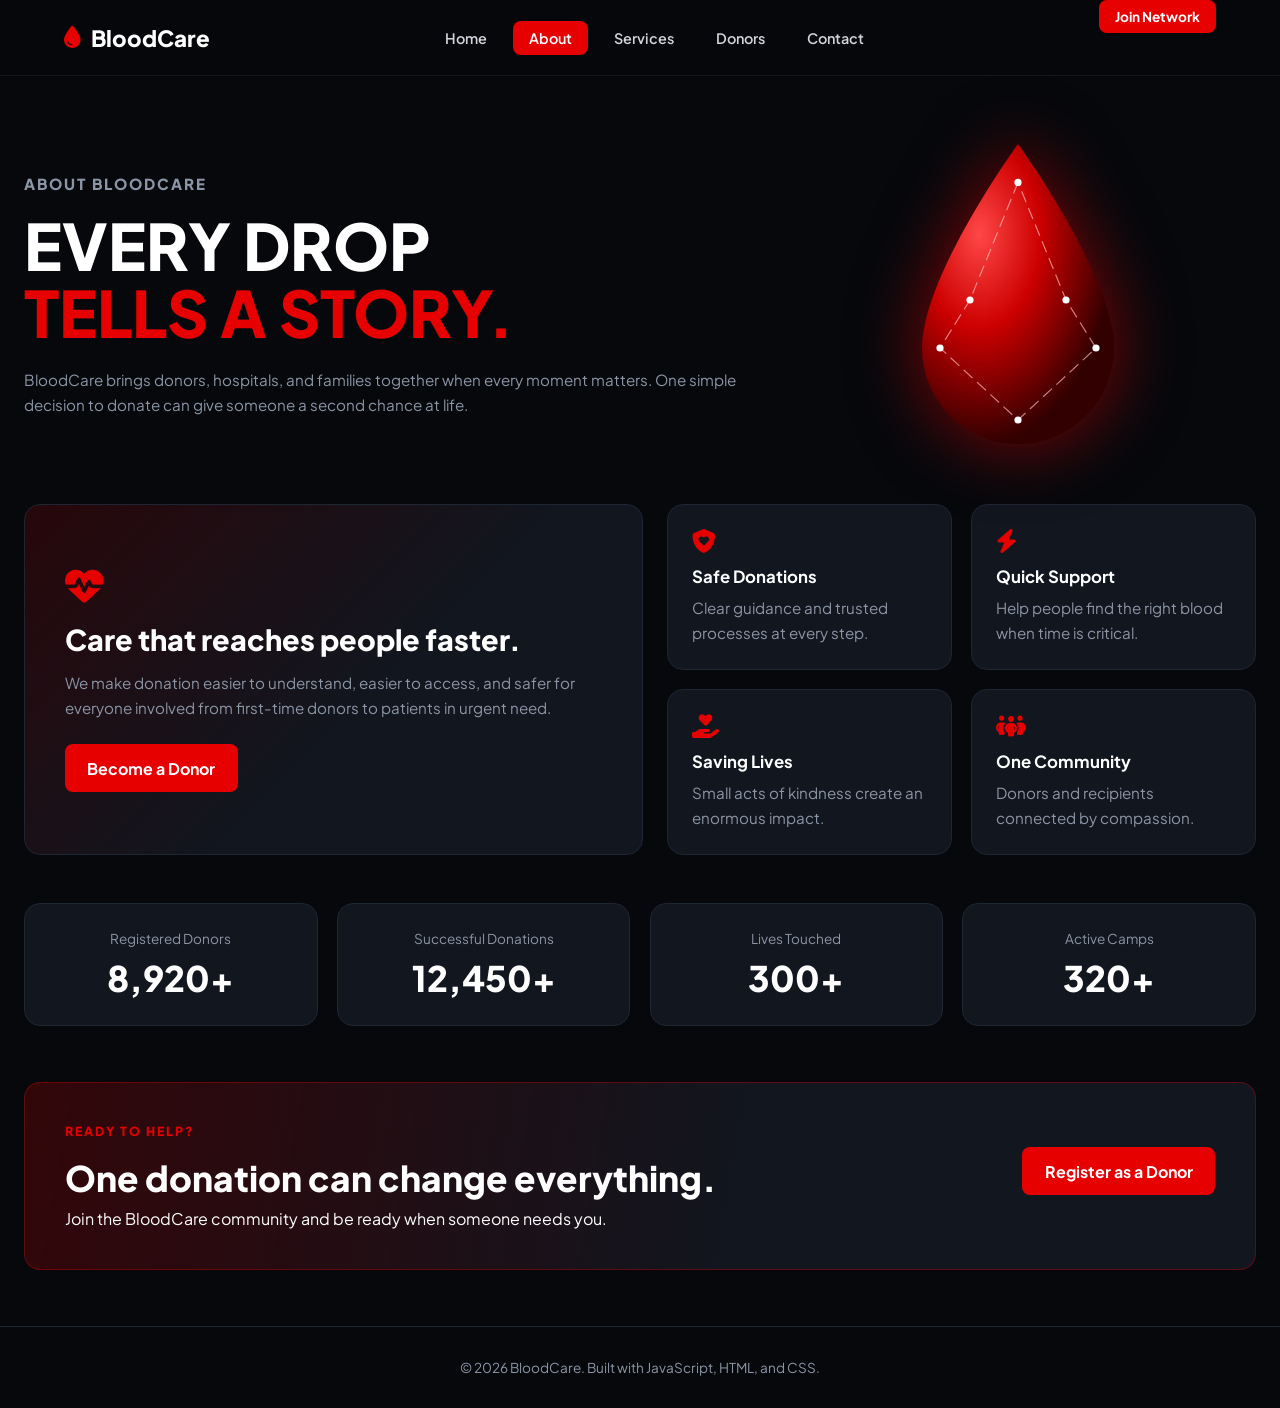
<file: public/about.html>
<!DOCTYPE html>
<html lang="en">
<head>
    <meta charset="UTF-8">
    <meta name="viewport" content="width=device-width, initial-scale=1.0">
    <title>About BloodCare - Emergency Blood Donation Platform</title>
    <link rel="stylesheet" href="https://cdnjs.cloudflare.com/ajax/libs/font-awesome/6.5.0/css/all.min.css">
    <link rel="preconnect" href="https://fonts.googleapis.com">
    <link rel="preconnect" href="https://fonts.gstatic.com" crossorigin>
    <link href="https://fonts.googleapis.com/css2?family=Plus+Jakarta+Sans:wght@400;500;600;700;800;900&display=swap" rel="stylesheet">
    <style>
        :root {
            --bg: #06080c;
            --card: #12161f;
            --card-hover: #181d29;
            --red: #e60000;
            --muted: #8b95a5;
            --border: #1e2533;
        }
        * {
            box-sizing: border-box;
            margin: 0;
            padding: 0;
            font-family: 'Plus Jakarta Sans', 'Segoe UI', Roboto, Arial, sans-serif;
        }
        body {
            background: var(--bg);
            color: #fff;
            min-height: 100vh;
            overflow-x: hidden;
        }
        .navbar {
            width: 100%;
            height: 76px;
            display: flex;
            align-items: center;
            justify-content: space-between;
            padding: 0 5%;
            border-bottom: 1px solid rgba(255, 255, 255, 0.06);
            background: rgba(6, 8, 12, 0.85);
            backdrop-filter: blur(14px);
            position: sticky;
            top: 0;
            z-index: 100;
        }
        .logo {
            font-size: 1.4rem;
            font-weight: 800;
            display: flex;
            align-items: center;
            gap: 10px;
            text-decoration: none;
            color: #fff;
        }
        .logo i {
            color: var(--red);
        }
        .nav-links {
            display: flex;
            gap: 10px;
        }
        .nav-links a {
            color: #d1d5db;
            text-decoration: none;
            font-size: 0.9rem;
            font-weight: 600;
            padding: 8px 16px;
            border-radius: 8px;
            transition: all 0.25s ease;
        }
        .nav-links a:hover, .nav-links a.active {
            background: var(--red);
            color: #fff;
        }
        .wrap {
            max-width: 1300px;
            margin: auto;
            padding: 0 24px;
        }
        .hero {
            display: grid;
            grid-template-columns: 1.2fr 0.8fr;
            align-items: center;
            gap: 2.5rem;
            padding: 3.5rem 0 3rem;
        }
        .tag {
            color: var(--red);
            font-size: 0.78rem;
            font-weight: 800;
            letter-spacing: 2px;
            margin-bottom: 1rem;
        }
        .hero h1 {
            font-size: clamp(2.4rem, 5vw, 4.2rem);
            line-height: 1.05;
            margin-bottom: 1.25rem;
            font-weight: 900;
        }
        .hero h1 span {
            color: var(--red);
        }
        .hero p, .panel p, .card p {
            color: var(--muted);
            line-height: 1.65;
            font-size: 0.95rem;
        }
        .drop {
            width: min(240px, 80%);
            justify-self: center;
            animation: float 4s ease-in-out infinite;
            filter: drop-shadow(0 0 35px rgba(230,0,0,.55));
        }
        @keyframes float {
            0%, 100% { transform: translateY(0); }
            50% { transform: translateY(-14px); }
        }
        .about-grid {
            display: grid;
            grid-template-columns: 1.05fr 1fr;
            gap: 1.5rem;
            margin-bottom: 3rem;
        }
        .panel, .card, .number {
            background: var(--card);
            border: 1px solid var(--border);
            border-radius: 16px;
        }
        .panel {
            padding: 2.5rem;
            display: flex;
            flex-direction: column;
            justify-content: center;
            background: linear-gradient(135deg, rgba(230,0,0,.15), #12161f 56%);
        }
        .panel i {
            color: var(--red);
            font-size: 2.4rem;
            margin-bottom: 1rem;
        }
        .panel h2 {
            font-size: 1.8rem;
            margin-bottom: 0.8rem;
            font-weight: 800;
        }
        .button {
            display: inline-flex;
            align-items: center;
            gap: 8px;
            border-radius: 8px;
            font-weight: 700;
            text-decoration: none;
            align-self: flex-start;
            margin-top: 1.5rem;
            padding: 0.85rem 1.4rem;
            background: var(--red);
            color: #fff;
            transition: all 0.25s ease;
        }
        .button:hover {
            background: #b30000;
            box-shadow: 0 0 20px rgba(230,0,0,.5);
        }
        .cards {
            display: grid;
            grid-template-columns: repeat(2, 1fr);
            gap: 1.2rem;
        }
        .card {
            padding: 1.5rem;
            transition: all 0.25s ease;
        }
        .card:hover {
            transform: translateY(-5px);
            border-color: rgba(230,0,0,.65);
            background: var(--card-hover);
            box-shadow: 0 12px 25px rgba(230,0,0,.12);
        }
        .card i {
            color: var(--red);
            font-size: 1.5rem;
            margin-bottom: 0.8rem;
        }
        .card h3 {
            margin-bottom: 0.5rem;
            font-size: 1.05rem;
            font-weight: 700;
        }
        .impact {
            display: grid;
            grid-template-columns: repeat(4, 1fr);
            gap: 1.2rem;
            margin: 2rem 0 3.5rem;
        }
        .number {
            padding: 1.6rem;
            text-align: center;
        }
        .number p {
            color: var(--muted);
            font-size: 0.85rem;
            margin-bottom: 0.5rem;
        }
        .number strong {
            font-size: 2.2rem;
            font-weight: 900;
            color: #fff;
        }
        .cta {
            display: flex;
            align-items: center;
            justify-content: space-between;
            gap: 2rem;
            margin-bottom: 3.5rem;
            padding: 2.5rem;
            border: 1px solid rgba(230,0,0,.35);
            border-radius: 16px;
            background: linear-gradient(100deg, rgba(230,0,0,.2), #12161f 58%);
        }
        .cta h2 {
            font-size: clamp(1.5rem, 3vw, 2.2rem);
            margin-bottom: 0.5rem;
            font-weight: 800;
        }
        footer {
            padding: 2rem 0;
            border-top: 1px solid var(--border);
            color: var(--muted);
            font-size: 0.85rem;
            text-align: center;
        }
        @media (max-width: 900px) {
            .hero, .about-grid { grid-template-columns: 1fr; }
            .drop { display: none; }
            .impact { grid-template-columns: repeat(2, 1fr); }
            .cta { flex-direction: column; text-align: center; }
            .cta .button { align-self: center; }
            .nav-links { display: none; }
        }
        @media (max-width: 500px) {
            .cards, .impact { grid-template-columns: 1fr; }
        }
    </style>
</head>
<body>
    <header class="navbar">
        <a href="home.html" class="logo">
            <i class="fa-solid fa-droplet"></i>
            BloodCare
        </a>
        <nav class="nav-links">
            <a href="home.html">Home</a>
            <a href="about.html" class="active">About</a>
            <a href="services.html">Services</a>
            <a href="donor.html">Donors</a>
            <a href="contact.html">Contact</a>
        </nav>
        <a href="signup.html" class="button" style="margin: 0; padding: 8px 16px; font-size: 0.85rem;">
            Join Network
        </a>
    </header>

    <div class="wrap">
        <main>
            <section class="hero">
                <div>
                    <p class="tag">ABOUT BLOODCARE</p>
                    <h1>EVERY DROP<br><span>TELLS A STORY.</span></h1>
                    <p>
                        BloodCare brings donors, hospitals, and families together when every moment matters. One simple decision to donate can give someone a second chance at life.
                    </p>
                </div>
                <!-- BLOOD DROP SVG -->
                <svg class="drop" viewBox="0 0 200 270" aria-label="Blood drop">
                    <defs>
                        <radialGradient id="dropGradient" cx="30%" cy="30%" r="70%">
                            <stop offset="0%" stop-color="#ff4747"/>
                            <stop offset=".45" stop-color="#cc0000"/>
                            <stop offset="1" stop-color="#330000"/>
                        </radialGradient>
                    </defs>
                    <path d="M100 10S20 120 20 180a80 80 0 0 0 160 0C180 120 100 10 100 10Z" fill="url(#dropGradient)"/>
                    <path d="M100 42 60 140 35 180 100 240 165 180 140 140Z" fill="none" stroke="rgba(255,180,180,.7)" stroke-dasharray="10 5"/>
                    <g fill="#fff">
                        <circle cx="100" cy="42" r="3"/>
                        <circle cx="60" cy="140" r="3"/>
                        <circle cx="140" cy="140" r="3"/>
                        <circle cx="35" cy="180" r="3"/>
                        <circle cx="165" cy="180" r="3"/>
                        <circle cx="100" cy="240" r="3"/>
                    </g>
                </svg>
            </section>

            <section class="about-grid">
                <article class="panel">
                    <i class="fa-solid fa-heart-pulse"></i>
                    <h2>Care that reaches people faster.</h2>
                    <p>
                        We make donation easier to understand, easier to access, and safer for everyone involved from first-time donors to patients in urgent need.
                    </p>
                    <a class="button" href="signup.html">Become a Donor</a>
                </article>
                <div class="cards">
                    <article class="card">
                        <i class="fa-solid fa-shield-heart"></i>
                        <h3>Safe Donations</h3>
                        <p>Clear guidance and trusted processes at every step.</p>
                    </article>
                    <article class="card">
                        <i class="fa-solid fa-bolt"></i>
                        <h3>Quick Support</h3>
                        <p>Help people find the right blood when time is critical.</p>
                    </article>
                    <article class="card">
                        <i class="fa-solid fa-hand-holding-heart"></i>
                        <h3>Saving Lives</h3>
                        <p>Small acts of kindness create an enormous impact.</p>
                    </article>
                    <article class="card">
                        <i class="fa-solid fa-people-group"></i>
                        <h3>One Community</h3>
                        <p>Donors and recipients connected by compassion.</p>
                    </article>
                </div>
            </section>

            <section class="impact">
                <div class="number">
                    <p>Registered Donors</p>
                    <strong>8,920+</strong>
                </div>
                <div class="number">
                    <p>Successful Donations</p>
                    <strong>12,450+</strong>
                </div>
                <div class="number">
                    <p>Lives Touched</p>
                    <strong>300+</strong>
                </div>
                <div class="number">
                    <p>Active Camps</p>
                    <strong>320+</strong>
                </div>
            </section>

            <section class="cta">
                <div>
                    <p class="tag">READY TO HELP?</p>
                    <h2>One donation can change everything.</h2>
                    <p>Join the BloodCare community and be ready when someone needs you.</p>
                </div>
                <a class="button" href="signup.html">Register as a Donor</a>
            </section>
        </main>
    </div>

    <footer>
        © 2026 BloodCare. Built with JavaScript, HTML, and CSS.
    </footer>
</body>
</html>
</file>
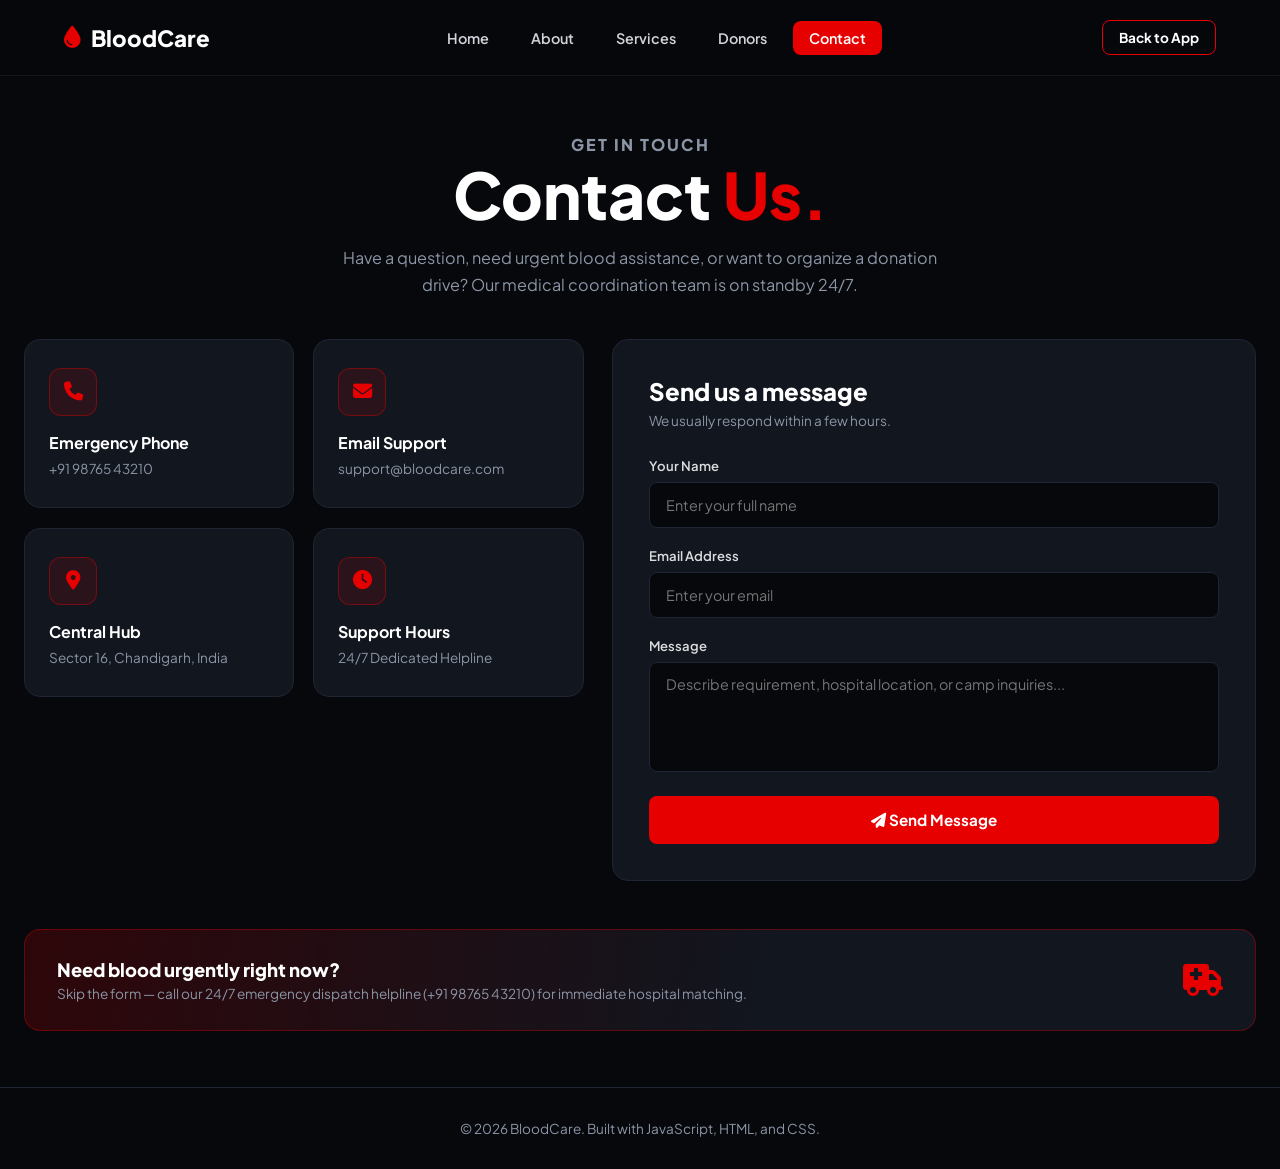
<file: public/contact.html>
<!DOCTYPE html>
<html lang="en">
<head>
    <meta charset="UTF-8">
    <meta name="viewport" content="width=device-width, initial-scale=1.0">
    <title>BloodCare - Contact Us</title>
    <link rel="stylesheet" href="https://cdnjs.cloudflare.com/ajax/libs/font-awesome/6.5.0/css/all.min.css">
    <link rel="preconnect" href="https://fonts.googleapis.com">
    <link rel="preconnect" href="https://fonts.gstatic.com" crossorigin>
    <link href="https://fonts.googleapis.com/css2?family=Plus+Jakarta+Sans:wght@400;500;600;700;800;900&display=swap" rel="stylesheet">
    <style>
        :root {
            --bg: #06080c;
            --card: #12161f;
            --card-hover: #181d29;
            --red: #e60000;
            --muted: #8b95a5;
            --border: #1e2533;
        }
        * {
            box-sizing: border-box;
            margin: 0;
            padding: 0;
            font-family: 'Plus Jakarta Sans', 'Segoe UI', Roboto, Arial, sans-serif;
        }
        body {
            background: var(--bg);
            color: #fff;
            min-height: 100vh;
            overflow-x: hidden;
        }
        .navbar {
            width: 100%;
            height: 76px;
            display: flex;
            align-items: center;
            justify-content: space-between;
            padding: 0 5%;
            border-bottom: 1px solid rgba(255, 255, 255, 0.06);
            background: rgba(6, 8, 12, 0.85);
            backdrop-filter: blur(14px);
            position: sticky;
            top: 0;
            z-index: 100;
        }
        .logo {
            font-size: 1.4rem;
            font-weight: 800;
            display: flex;
            align-items: center;
            gap: 10px;
            text-decoration: none;
            color: #fff;
        }
        .logo i {
            color: var(--red);
        }
        .nav-links {
            display: flex;
            gap: 10px;
        }
        .nav-links a {
            color: #d1d5db;
            text-decoration: none;
            font-size: 0.9rem;
            font-weight: 600;
            padding: 8px 16px;
            border-radius: 8px;
            transition: all 0.25s ease;
        }
        .nav-links a:hover, .nav-links a.active {
            background: var(--red);
            color: #fff;
        }
        .wrap {
            max-width: 1300px;
            margin: auto;
            padding: 0 24px;
        }
        .hero {
            text-align: center;
            padding: 3.5rem 0 2.5rem;
        }
        .tag {
            color: var(--red);
            font-size: 0.8rem;
            font-weight: 800;
            letter-spacing: 2px;
            margin-bottom: 0.8rem;
        }
        .hero h1 {
            font-size: clamp(2.4rem, 5vw, 4.2rem);
            line-height: 1.1;
            margin-bottom: 1rem;
            font-weight: 900;
        }
        .hero h1 span {
            color: var(--red);
        }
        .hero p {
            max-width: 600px;
            margin: auto;
            color: var(--muted);
            line-height: 1.65;
            font-size: clamp(0.95rem, 1.8vh, 1.05rem);
        }
        .contact-grid {
            display: grid;
            grid-template-columns: 1fr 1.15fr;
            gap: 1.8rem;
            margin-bottom: 3rem;
        }
        .info-grid {
            display: grid;
            grid-template-columns: repeat(2, 1fr);
            gap: 1.2rem;
            align-content: start;
        }
        .info-card, .form-card {
            background: var(--card);
            border: 1px solid var(--border);
            border-radius: 16px;
            transition: all 0.3s ease;
        }
        .info-card {
            padding: 1.75rem 1.5rem;
        }
        .info-card:hover {
            transform: translateY(-5px);
            border-color: rgba(230, 0, 0, 0.65);
            background: var(--card-hover);
            box-shadow: 0 12px 25px rgba(230, 0, 0, 0.12);
        }
        .info-icon {
            width: 48px;
            height: 48px;
            border-radius: 12px;
            display: flex;
            align-items: center;
            justify-content: center;
            background: rgba(230, 0, 0, 0.12);
            border: 1px solid rgba(230, 0, 0, 0.4);
            color: var(--red);
            font-size: 1.2rem;
            margin-bottom: 1rem;
        }
        .info-card h3 {
            font-size: 1rem;
            margin-bottom: 0.4rem;
            font-weight: 700;
        }
        .info-card p {
            color: var(--muted);
            font-size: 0.85rem;
            line-height: 1.5;
        }
        .form-card {
            padding: 2.25rem;
        }
        .form-card h2 {
            font-size: 1.5rem;
            margin-bottom: 0.4rem;
            font-weight: 800;
        }
        .form-card > p {
            color: var(--muted);
            font-size: 0.85rem;
            margin-bottom: 1.75rem;
        }
        .field {
            margin-bottom: 1.2rem;
        }
        .field label {
            display: block;
            font-size: 0.82rem;
            color: rgba(255, 255, 255, 0.85);
            margin-bottom: 0.5rem;
            font-weight: 600;
        }
        .field input, .field textarea {
            width: 100%;
            padding: 0 1rem;
            background: var(--bg);
            border: 1px solid var(--border);
            border-radius: 8px;
            color: #fff;
            font-size: 0.9rem;
            outline: none;
            transition: 0.25s ease;
        }
        .field input {
            height: 46px;
        }
        .field textarea {
            padding-top: 12px;
            height: 110px;
            resize: none;
        }
        .field input:focus, .field textarea:focus {
            border-color: var(--red);
            box-shadow: 0 0 12px rgba(230, 0, 0, 0.25);
        }
        .send-btn {
            width: 100%;
            height: 48px;
            background: var(--red);
            border: none;
            border-radius: 8px;
            color: #fff;
            font-size: 0.95rem;
            font-weight: 700;
            cursor: pointer;
            transition: all 0.25s ease;
        }
        .send-btn:hover {
            background: #b30000;
            transform: translateY(-2px);
            box-shadow: 0 10px 25px rgba(230, 0, 0, 0.35);
        }
        #formMessage {
            display: none;
            margin-top: 1.1rem;
            padding: 0.8rem;
            border-radius: 8px;
            text-align: center;
            font-size: 0.85rem;
        }
        #formMessage.success {
            display: block;
            background: rgba(0, 230, 118, 0.12);
            border: 1px solid rgba(0, 230, 118, 0.3);
            color: #00e676;
        }
        .hours-strip {
            display: flex;
            align-items: center;
            justify-content: space-between;
            gap: 2rem;
            margin-bottom: 3.5rem;
            padding: 1.75rem 2rem;
            border: 1px solid rgba(230, 0, 0, 0.35);
            border-radius: 16px;
            background: linear-gradient(100deg, rgba(230, 0, 0, 0.18), #12161f 60%);
            cursor: pointer;
        }
        .hours-strip h3 {
            font-size: 1.15rem;
            margin-bottom: 0.3rem;
            font-weight: 800;
        }
        .hours-strip p {
            color: var(--muted);
            font-size: 0.85rem;
        }
        footer {
            padding: 2rem;
            border-top: 1px solid var(--border);
            color: var(--muted);
            font-size: 0.85rem;
            text-align: center;
        }
        @media (max-width: 900px) {
            .contact-grid { grid-template-columns: 1fr; }
            .nav-links { display: none; }
        }
        @media (max-width: 560px) {
            .info-grid { grid-template-columns: 1fr; }
        }
    </style>
</head>
<body>
    <header class="navbar">
        <a href="home.html" class="logo">
            <i class="fa-solid fa-droplet"></i>
            BloodCare
        </a>
        <nav class="nav-links">
            <a href="home.html">Home</a>
            <a href="about.html">About</a>
            <a href="services.html">Services</a>
            <a href="donor.html">Donors</a>
            <a href="contact.html" class="active">Contact</a>
        </nav>
        <a href="home.html" style="color: #fff; text-decoration: none; font-size: 0.85rem; font-weight: 700; padding: 8px 16px; border: 1px solid var(--red); border-radius: 8px;">
            Back to App
        </a>
    </header>

    <div class="wrap">
        <main>
            <section class="hero">
                <p class="tag">GET IN TOUCH</p>
                <h1>Contact <span>Us.</span></h1>
                <p>
                    Have a question, need urgent blood assistance, or want to organize a donation drive?
                    Our medical coordination team is on standby 24/7.
                </p>
            </section>

            <section class="contact-grid">
                <div class="info-grid">
                    <div class="info-card">
                        <div class="info-icon"><i class="fa-solid fa-phone"></i></div>
                        <h3>Emergency Phone</h3>
                        <p>+91 98765 43210</p>
                    </div>
                    <div class="info-card">
                        <div class="info-icon"><i class="fa-solid fa-envelope"></i></div>
                        <h3>Email Support</h3>
                        <p>support@bloodcare.com</p>
                    </div>
                    <div class="info-card">
                        <div class="info-icon"><i class="fa-solid fa-location-dot"></i></div>
                        <h3>Central Hub</h3>
                        <p>Sector 16, Chandigarh, India</p>
                    </div>
                    <div class="info-card">
                        <div class="info-icon"><i class="fa-solid fa-clock"></i></div>
                        <h3>Support Hours</h3>
                        <p>24/7 Dedicated Helpline</p>
                    </div>
                </div>

                <div class="form-card">
                    <h2>Send us a message</h2>
                    <p>We usually respond within a few hours.</p>
                    <form id="contactForm">
                        <div class="field">
                            <label for="cName">Your Name</label>
                            <input type="text" id="cName" placeholder="Enter your full name" required>
                        </div>
                        <div class="field">
                            <label for="cEmail">Email Address</label>
                            <input type="email" id="cEmail" placeholder="Enter your email" required>
                        </div>
                        <div class="field">
                            <label for="cMessage">Message</label>
                            <textarea id="cMessage" placeholder="Describe requirement, hospital location, or camp inquiries..." required></textarea>
                        </div>
                        <button type="submit" class="send-btn">
                            <i class="fa-solid fa-paper-plane"></i> Send Message
                        </button>
                    </form>
                    <div id="formMessage"></div>
                </div>
            </section>

            <section class="hours-strip" onclick="window.location.href='tel:+919876543210'">
                <div>
                    <h3>Need blood urgently right now?</h3>
                    <p>Skip the form — call our 24/7 emergency dispatch helpline (+91 98765 43210) for immediate hospital matching.</p>
                </div>
                <i class="fa-solid fa-truck-medical" style="font-size: 2rem; color: var(--red);"></i>
            </section>
        </main>
    </div>

    <footer>
        © 2026 BloodCare. Built with JavaScript, HTML, and CSS.
    </footer>

    <script>
        const contactForm = document.getElementById('contactForm');
        const formMessage = document.getElementById('formMessage');

        contactForm.addEventListener('submit', function (e) {
            e.preventDefault();
            const name = document.getElementById('cName').value.trim();
            const email = document.getElementById('cEmail').value.trim();
            const message = document.getElementById('cMessage').value.trim();

            if (!name || !email || !message) {
                formMessage.className = 'error';
                formMessage.innerText = 'Please fill in all fields.';
                return;
            }

            const ticketId = 'TIC-' + Math.floor(1000 + Math.random() * 9000);
            formMessage.className = 'success';
            formMessage.innerText = 'Thanks ' + name + '! Support Ticket #' + ticketId + ' generated. Our coordinator will contact you shortly.';
            contactForm.reset();
        });
    </script>
</body>
</html>
</file>
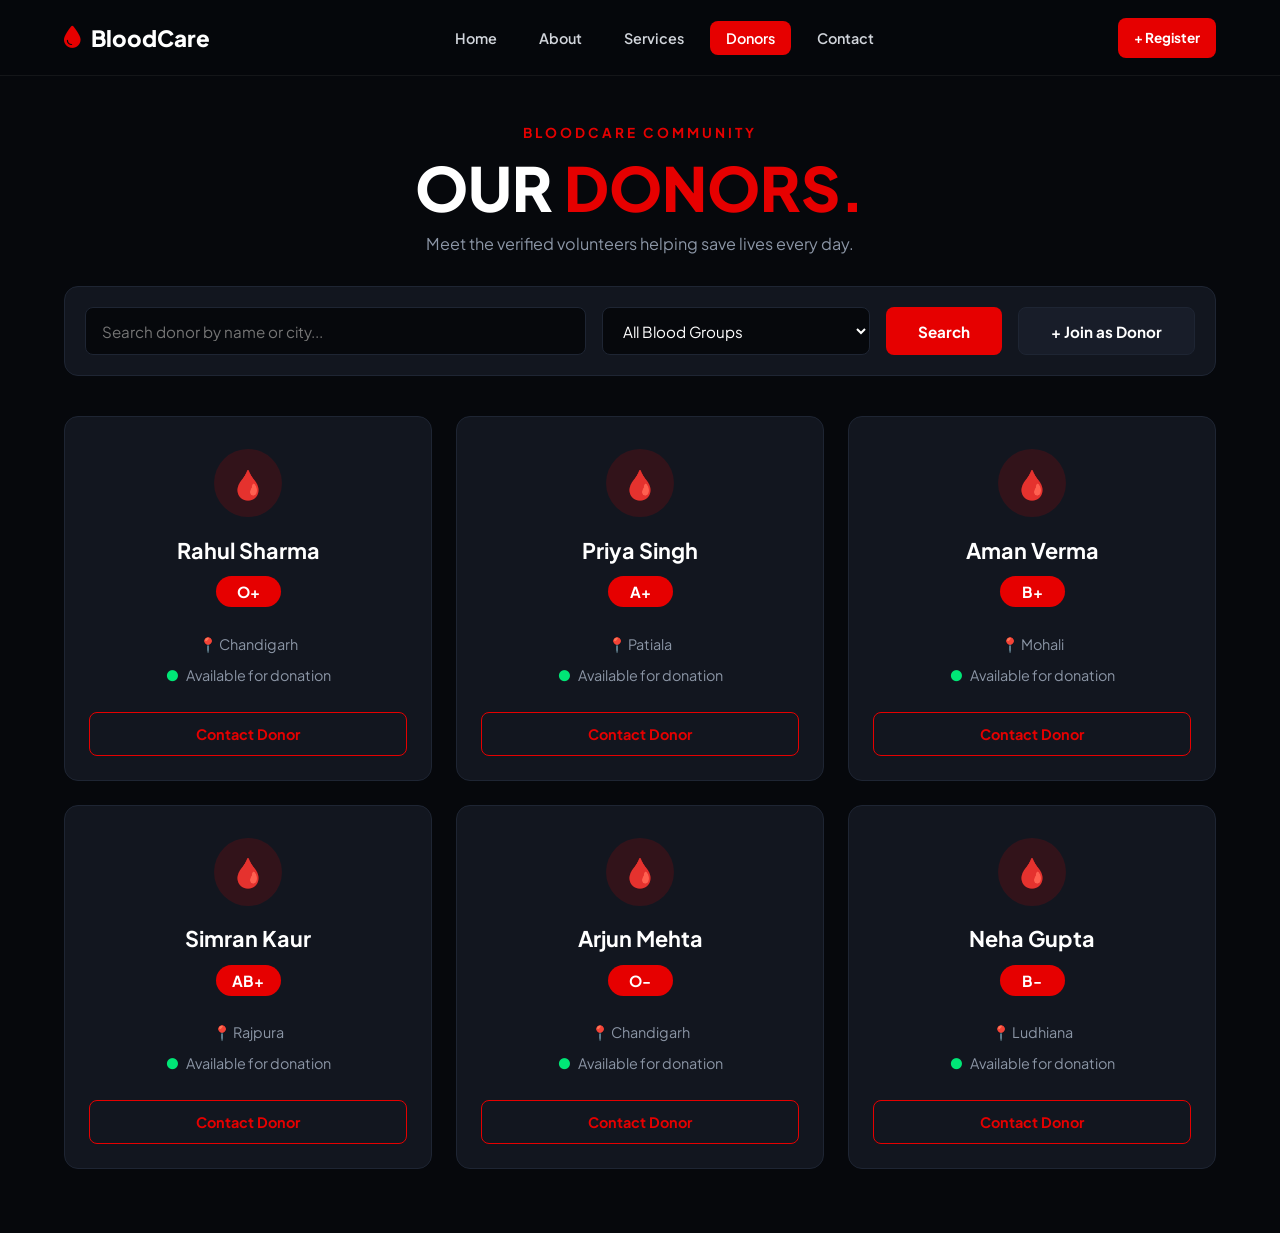
<file: public/donor.html>
<!DOCTYPE html>
<html lang="en">
<head>
    <meta charset="UTF-8">
    <meta name="viewport" content="width=device-width, initial-scale=1.0">
    <title>BloodCare - Donors Directory</title>
    <link rel="stylesheet" href="https://cdnjs.cloudflare.com/ajax/libs/font-awesome/6.5.0/css/all.min.css">
    <link rel="preconnect" href="https://fonts.googleapis.com">
    <link rel="preconnect" href="https://fonts.gstatic.com" crossorigin>
    <link href="https://fonts.googleapis.com/css2?family=Plus+Jakarta+Sans:wght@400;500;600;700;800;900&display=swap" rel="stylesheet">
    <style>
        :root {
            --bg-main: #06080c;
            --bg-card: #12161f;
            --bg-card-hover: #181d29;
            --primary-red: #e60000;
            --text-light: #ffffff;
            --text-muted: #8b95a5;
            --border-color: #1e2533;
        }
        * {
            margin: 0;
            padding: 0;
            box-sizing: border-box;
            font-family: 'Plus Jakarta Sans', 'Segoe UI', Roboto, Helvetica, Arial, sans-serif;
        }
        body {
            background: var(--bg-main);
            color: var(--text-light);
            min-height: 100vh;
            overflow-x: hidden;
        }
        .navbar {
            width: 100%;
            height: 76px;
            display: flex;
            align-items: center;
            justify-content: space-between;
            padding: 0 5%;
            border-bottom: 1px solid rgba(255, 255, 255, 0.06);
            background: rgba(6, 8, 12, 0.85);
            backdrop-filter: blur(14px);
            position: sticky;
            top: 0;
            z-index: 100;
        }
        .logo {
            font-size: 1.4rem;
            font-weight: 800;
            display: flex;
            align-items: center;
            gap: 10px;
            text-decoration: none;
            color: #fff;
        }
        .logo i {
            color: var(--primary-red);
        }
        .nav-links {
            display: flex;
            gap: 10px;
        }
        .nav-links a {
            color: #d1d5db;
            text-decoration: none;
            font-size: 0.9rem;
            font-weight: 600;
            padding: 8px 16px;
            border-radius: 8px;
            transition: all 0.25s ease;
        }
        .nav-links a:hover, .nav-links a.active {
            background: var(--primary-red);
            color: #fff;
        }
        .heading {
            text-align: center;
            padding: 3rem 1rem 1.5rem;
        }
        .small-title {
            color: var(--primary-red);
            font-size: 0.85rem;
            font-weight: 700;
            letter-spacing: 3px;
            margin-bottom: 0.8rem;
        }
        .heading h1 {
            font-size: clamp(2.2rem, 5vw, 3.8rem);
            font-weight: 900;
            margin-bottom: 0.8rem;
            line-height: 1.1;
        }
        .heading h1 span {
            color: var(--primary-red);
        }
        .heading p:last-child {
            color: var(--text-muted);
            font-size: clamp(0.9rem, 1.8vh, 1.1rem);
        }
        .search-section {
            width: 90%;
            max-width: 1400px;
            margin: 0.5rem auto 2.5rem;
            padding: 1.25rem;
            background: var(--bg-card);
            border: 1px solid var(--border-color);
            border-radius: 14px;
            display: flex;
            flex-wrap: wrap;
            justify-content: center;
            align-items: center;
            gap: 1rem;
        }
        .search-section input {
            flex: 2;
            min-width: 240px;
            height: 48px;
            padding: 0 1rem;
            background: var(--bg-main);
            border: 1px solid var(--border-color);
            border-radius: 8px;
            color: var(--text-light);
            font-size: 0.95rem;
            outline: none;
        }
        .search-section input:focus, .search-section select:focus {
            border-color: var(--primary-red);
            box-shadow: 0 0 10px rgba(230, 0, 0, 0.25);
        }
        .search-section select {
            flex: 1;
            min-width: 180px;
            height: 48px;
            padding: 0 1rem;
            background: var(--bg-main);
            border: 1px solid var(--border-color);
            border-radius: 8px;
            color: var(--text-light);
            font-size: 0.95rem;
            outline: none;
            cursor: pointer;
        }
        .search-btn {
            height: 48px;
            padding: 0 2rem;
            background: var(--primary-red);
            color: var(--text-light);
            border: none;
            border-radius: 8px;
            font-size: 0.95rem;
            font-weight: 700;
            cursor: pointer;
            transition: all 0.3s ease;
        }
        .search-btn:hover {
            background: #b30000;
            transform: translateY(-2px);
            box-shadow: 0 8px 20px rgba(230, 0, 0, 0.35);
        }
        .donor-container {
            width: 90%;
            max-width: 1400px;
            margin: 0 auto 4rem;
            display: grid;
            grid-template-columns: repeat(auto-fit, minmax(280px, 1fr));
            gap: 1.5rem;
        }
        .donor-card {
            background: var(--bg-card);
            border: 1px solid var(--border-color);
            border-radius: 14px;
            padding: 2rem 1.5rem 1.5rem;
            text-align: center;
            transition: all 0.35s ease;
        }
        .donor-card:hover {
            transform: translateY(-6px);
            border-color: var(--primary-red);
            background: var(--bg-card-hover);
            box-shadow: 0 12px 30px rgba(230, 0, 0, 0.15);
        }
        .blood-icon {
            width: 68px;
            height: 68px;
            margin: 0 auto 1.2rem;
            display: flex;
            justify-content: center;
            align-items: center;
            background: rgba(230, 0, 0, 0.15);
            border-radius: 50%;
            font-size: 1.8rem;
        }
        .donor-card h2 {
            font-size: 1.35rem;
            margin-bottom: 0.8rem;
        }
        .blood-group {
            display: inline-block;
            min-width: 65px;
            padding: 6px 16px;
            background: var(--primary-red);
            border-radius: 20px;
            font-size: 0.95rem;
            font-weight: 700;
            margin-bottom: 1.2rem;
        }
        .donor-info {
            color: var(--text-muted);
            font-size: 0.9rem;
            margin: 0.5rem 0;
        }
        .available {
            color: var(--text-muted);
            margin-top: 0.75rem;
        }
        .available span {
            color: #00e676;
            margin-right: 5px;
        }
        .contact-btn {
            width: 100%;
            height: 44px;
            margin-top: 1.25rem;
            background: transparent;
            border: 1px solid var(--primary-red);
            color: var(--primary-red);
            border-radius: 8px;
            font-size: 0.9rem;
            font-weight: 700;
            cursor: pointer;
            transition: all 0.3s ease;
        }
        .contact-btn:hover {
            background: var(--primary-red);
            color: var(--text-light);
            box-shadow: 0 6px 16px rgba(230, 0, 0, 0.3);
        }
        #noResults {
            display: none;
            text-align: center;
            color: var(--text-muted);
            font-size: 1.1rem;
            margin: 3rem auto;
        }
        @media (max-width: 768px) {
            .search-section {
                flex-direction: column;
            }
            .search-section input, .search-section select, .search-btn {
                width: 100%;
            }
            .nav-links {
                display: none;
            }
        }
    </style>
</head>
<body>
    <header class="navbar">
        <a href="home.html" class="logo">
            <i class="fa-solid fa-droplet"></i>
            BloodCare
        </a>
        <nav class="nav-links">
            <a href="home.html">Home</a>
            <a href="about.html">About</a>
            <a href="services.html">Services</a>
            <a href="donor.html" class="active">Donors</a>
            <a href="contact.html">Contact</a>
        </nav>
        <button class="search-btn" style="height: 40px; padding: 0 16px; font-size: 0.85rem;" onclick="openRegisterModal()">
            + Register
        </button>
    </header>

    <section class="heading">
        <p class="small-title">BLOODCARE COMMUNITY</p>
        <h1>OUR <span>DONORS.</span></h1>
        <p>Meet the verified volunteers helping save lives every day.</p>
    </section>

    <section class="search-section">
        <input type="text" id="searchInput" placeholder="Search donor by name or city...">
        <select id="bloodFilter">
            <option value="all">All Blood Groups</option>
            <option value="A+">A+</option>
            <option value="A-">A-</option>
            <option value="B+">B+</option>
            <option value="B-">B-</option>
            <option value="O+">O+</option>
            <option value="O-">O-</option>
            <option value="AB+">AB+</option>
            <option value="AB-">AB-</option>
        </select>
        <button class="search-btn" onclick="searchDonors()">Search</button>
        <button class="search-btn" style="background: #181d29; border: 1px solid #1e2533;" onclick="openRegisterModal()">
            + Join as Donor
        </button>
    </section>

    <section class="donor-container" id="donorContainer">
        <div class="donor-card" data-name="Rahul Sharma" data-blood="O+" data-city="Chandigarh">
            <div class="blood-icon">🩸</div>
            <h2>Rahul Sharma</h2>
            <div class="blood-group">O+</div>
            <p class="donor-info">📍 Chandigarh</p>
            <p class="donor-info available"><span>●</span> Available for donation</p>
            <button class="contact-btn" onclick="contactDonor('Rahul Sharma', 'O+', 'Chandigarh')">Contact Donor</button>
        </div>
        <div class="donor-card" data-name="Priya Singh" data-blood="A+" data-city="Patiala">
            <div class="blood-icon">🩸</div>
            <h2>Priya Singh</h2>
            <div class="blood-group">A+</div>
            <p class="donor-info">📍 Patiala</p>
            <p class="donor-info available"><span>●</span> Available for donation</p>
            <button class="contact-btn" onclick="contactDonor('Priya Singh', 'A+', 'Patiala')">Contact Donor</button>
        </div>
        <div class="donor-card" data-name="Aman Verma" data-blood="B+" data-city="Mohali">
            <div class="blood-icon">🩸</div>
            <h2>Aman Verma</h2>
            <div class="blood-group">B+</div>
            <p class="donor-info">📍 Mohali</p>
            <p class="donor-info available"><span>●</span> Available for donation</p>
            <button class="contact-btn" onclick="contactDonor('Aman Verma', 'B+', 'Mohali')">Contact Donor</button>
        </div>
        <div class="donor-card" data-name="Simran Kaur" data-blood="AB+" data-city="Rajpura">
            <div class="blood-icon">🩸</div>
            <h2>Simran Kaur</h2>
            <div class="blood-group">AB+</div>
            <p class="donor-info">📍 Rajpura</p>
            <p class="donor-info available"><span>●</span> Available for donation</p>
            <button class="contact-btn" onclick="contactDonor('Simran Kaur', 'AB+', 'Rajpura')">Contact Donor</button>
        </div>
        <div class="donor-card" data-name="Arjun Mehta" data-blood="O-" data-city="Chandigarh">
            <div class="blood-icon">🩸</div>
            <h2>Arjun Mehta</h2>
            <div class="blood-group">O-</div>
            <p class="donor-info">📍 Chandigarh</p>
            <p class="donor-info available"><span>●</span> Available for donation</p>
            <button class="contact-btn" onclick="contactDonor('Arjun Mehta', 'O-', 'Chandigarh')">Contact Donor</button>
        </div>
        <div class="donor-card" data-name="Neha Gupta" data-blood="B-" data-city="Ludhiana">
            <div class="blood-icon">🩸</div>
            <h2>Neha Gupta</h2>
            <div class="blood-group">B-</div>
            <p class="donor-info">📍 Ludhiana</p>
            <p class="donor-info available"><span>●</span> Available for donation</p>
            <button class="contact-btn" onclick="contactDonor('Neha Gupta', 'B-', 'Ludhiana')">Contact Donor</button>
        </div>
    </section>

    <p id="noResults">No donors match your search query.</p>

    <!-- CONTACT MODAL -->
    <div id="contactModal" style="display:none; position:fixed; inset:0; background:rgba(0,0,0,0.85); z-index:9999; justify-content:center; align-items:center; padding:20px;">
        <div style="background:#12161f; border:1px solid #1e2533; border-radius:16px; max-width:440px; width:100%; padding:24px; color:#fff; box-shadow:0 10px 40px rgba(0,0,0,0.8);">
            <div style="display:flex; justify-content:space-between; align-items:center; margin-bottom:16px; border-bottom:1px solid #1e2533; padding-bottom:12px;">
                <div style="display:flex; align-items:center; gap:10px;">
                    <span style="font-size:24px;">🩸</span>
                    <div>
                        <h3 id="modalDonorName" style="font-size:18px; margin:0;"></h3>
                        <span id="modalDonorBlood" style="color:#ff4d4d; font-weight:bold; font-size:12px;"></span>
                    </div>
                </div>
                <button onclick="document.getElementById('contactModal').style.display='none'" style="background:none; border:none; color:#888; font-size:20px; cursor:pointer;">&times;</button>
            </div>
            <p style="font-size:13px; color:#8b95a5; margin-bottom:16px;">Verified Community Donor ready to assist in medical emergency.</p>
            <div style="display:grid; grid-template-columns:1fr 1fr; gap:10px; margin-bottom:16px;">
                <a href="tel:+919876543210" style="display:flex; align-items:center; justify-content:center; gap:8px; padding:12px; background:#181d29; border:1px solid #1e2533; border-radius:8px; color:#fff; text-decoration:none; font-size:13px; font-weight:bold;">
                    <i class="fa-solid fa-phone"></i> Call Now
                </a>
                <a id="modalWaBtn" href="#" target="_blank" style="display:flex; align-items:center; justify-content:center; gap:8px; padding:12px; background:#181d29; border:1px solid #1e2533; border-radius:8px; color:#25D366; text-decoration:none; font-size:13px; font-weight:bold;">
                    <i class="fa-brands fa-whatsapp"></i> WhatsApp
                </a>
            </div>
            <button onclick="sendAlertToDonor()" id="modalAlertBtn" style="width:100%; padding:12px; background:#e60000; color:#fff; border:none; border-radius:8px; font-weight:bold; font-size:13px; cursor:pointer;">
                <i class="fa-solid fa-bell"></i> Dispatch Emergency Alert Ping
            </button>
        </div>
    </div>

    <!-- REGISTER MODAL -->
    <div id="registerModal" style="display:none; position:fixed; inset:0; background:rgba(0,0,0,0.85); z-index:9999; justify-content:center; align-items:center; padding:20px;">
        <div style="background:#12161f; border:1px solid #1e2533; border-radius:16px; max-width:440px; width:100%; padding:24px; color:#fff; box-shadow:0 10px 40px rgba(0,0,0,0.8);">
            <div style="display:flex; justify-content:space-between; align-items:center; margin-bottom:16px; border-bottom:1px solid #1e2533; padding-bottom:12px;">
                <h3 style="font-size:18px; margin:0;">Register as Blood Donor</h3>
                <button onclick="document.getElementById('registerModal').style.display='none'" style="background:none; border:none; color:#888; font-size:20px; cursor:pointer;">&times;</button>
            </div>
            <form onsubmit="handleDonorSubmit(event)">
                <div style="margin-bottom:12px;">
                    <label style="display:block; font-size:12px; color:#8b95a5; margin-bottom:4px;">Full Name</label>
                    <input type="text" id="regName" required style="width:100%; height:40px; background:#06080c; border:1px solid #1e2533; border-radius:6px; color:#fff; padding:0 10px; font-size:13px;" placeholder="e.g. Jaswinder Singh">
                </div>
                <div style="display:grid; grid-template-columns:1fr 1fr; gap:10px; margin-bottom:12px;">
                    <div>
                        <label style="display:block; font-size:12px; color:#8b95a5; margin-bottom:4px;">Blood Group</label>
                        <select id="regBlood" style="width:100%; height:40px; background:#06080c; border:1px solid #1e2533; border-radius:6px; color:#fff; padding:0 10px; font-size:13px;">
                            <option value="A+">A+</option><option value="A-">A-</option>
                            <option value="B+">B+</option><option value="B-">B-</option>
                            <option value="O+">O+</option><option value="O-">O-</option>
                            <option value="AB+">AB+</option><option value="AB-">AB-</option>
                        </select>
                    </div>
                    <div>
                        <label style="display:block; font-size:12px; color:#8b95a5; margin-bottom:4px;">City</label>
                        <input type="text" id="regCity" required style="width:100%; height:40px; background:#06080c; border:1px solid #1e2533; border-radius:6px; color:#fff; padding:0 10px; font-size:13px;" placeholder="e.g. Chandigarh">
                    </div>
                </div>
                <button type="submit" style="width:100%; padding:12px; background:#e60000; color:#fff; border:none; border-radius:8px; font-weight:bold; font-size:13px; cursor:pointer; margin-top:8px;">
                    Save & Join Network
                </button>
            </form>
        </div>
    </div>

    <script>
        function searchDonors() {
            const searchValue = document.getElementById("searchInput").value.toLowerCase().trim();
            const bloodValue = document.getElementById("bloodFilter").value;
            const cards = document.querySelectorAll(".donor-card");
            let found = false;

            cards.forEach(function(card) {
                const donorName = card.getAttribute("data-name").toLowerCase();
                const donorCity = (card.getAttribute("data-city") || "").toLowerCase();
                const donorBlood = card.getAttribute("data-blood");

                const textMatch = donorName.includes(searchValue) || donorCity.includes(searchValue);
                const bloodMatch = bloodValue === "all" || donorBlood === bloodValue;

                if (textMatch && bloodMatch) {
                    card.style.display = "block";
                    found = true;
                } else {
                    card.style.display = "none";
                }
            });

            document.getElementById("noResults").style.display = found ? "none" : "block";
        }

        let currentDonorName = "";
        function contactDonor(name, blood, city) {
            currentDonorName = name;
            document.getElementById('modalDonorName').innerText = name;
            document.getElementById('modalDonorBlood').innerText = "Blood Group: " + blood + " • " + city;
            document.getElementById('modalWaBtn').href = "https://wa.me/919876543210?text=" + encodeURIComponent("Hello " + name + ", I found your profile on BloodCare. We need urgent blood assistance.");
            document.getElementById('contactModal').style.display = 'flex';
        }

        function sendAlertToDonor() {
            const btn = document.getElementById('modalAlertBtn');
            btn.innerHTML = "<i class='fa-solid fa-check'></i> Alert Ping Sent to " + currentDonorName;
            btn.style.background = "#10b981";
            setTimeout(() => {
                btn.innerHTML = "<i class='fa-solid fa-bell'></i> Dispatch Emergency Alert Ping";
                btn.style.background = "#e60000";
                document.getElementById('contactModal').style.display = 'none';
            }, 1800);
        }

        function openRegisterModal() {
            document.getElementById('registerModal').style.display = 'flex';
        }

        function handleDonorSubmit(e) {
            e.preventDefault();
            const name = document.getElementById('regName').value.trim();
            const blood = document.getElementById('regBlood').value;
            const city = document.getElementById('regCity').value.trim();

            const card = document.createElement('div');
            card.className = 'donor-card';
            card.setAttribute('data-name', name);
            card.setAttribute('data-blood', blood);
            card.setAttribute('data-city', city);
            card.innerHTML = `
                <div class="blood-icon">🩸</div>
                <h2>${name}</h2>
                <div class="blood-group">${blood}</div>
                <p class="donor-info">📍 ${city}</p>
                <p class="donor-info available"><span>●</span> Available for donation</p>
                <button class="contact-btn" onclick="contactDonor('${name}', '${blood}', '${city}')">Contact Donor</button>
            `;
            document.getElementById('donorContainer').prepend(card);
            document.getElementById('registerModal').style.display = 'none';
            alert("Congratulations " + name + "! You are registered in the BloodCare donor community.");
        }

        document.getElementById("searchInput").addEventListener("keyup", function(event) {
            if (event.key === "Enter") searchDonors();
        });
        document.getElementById("bloodFilter").addEventListener("change", searchDonors);
    </script>
</body>
</html>
</file>
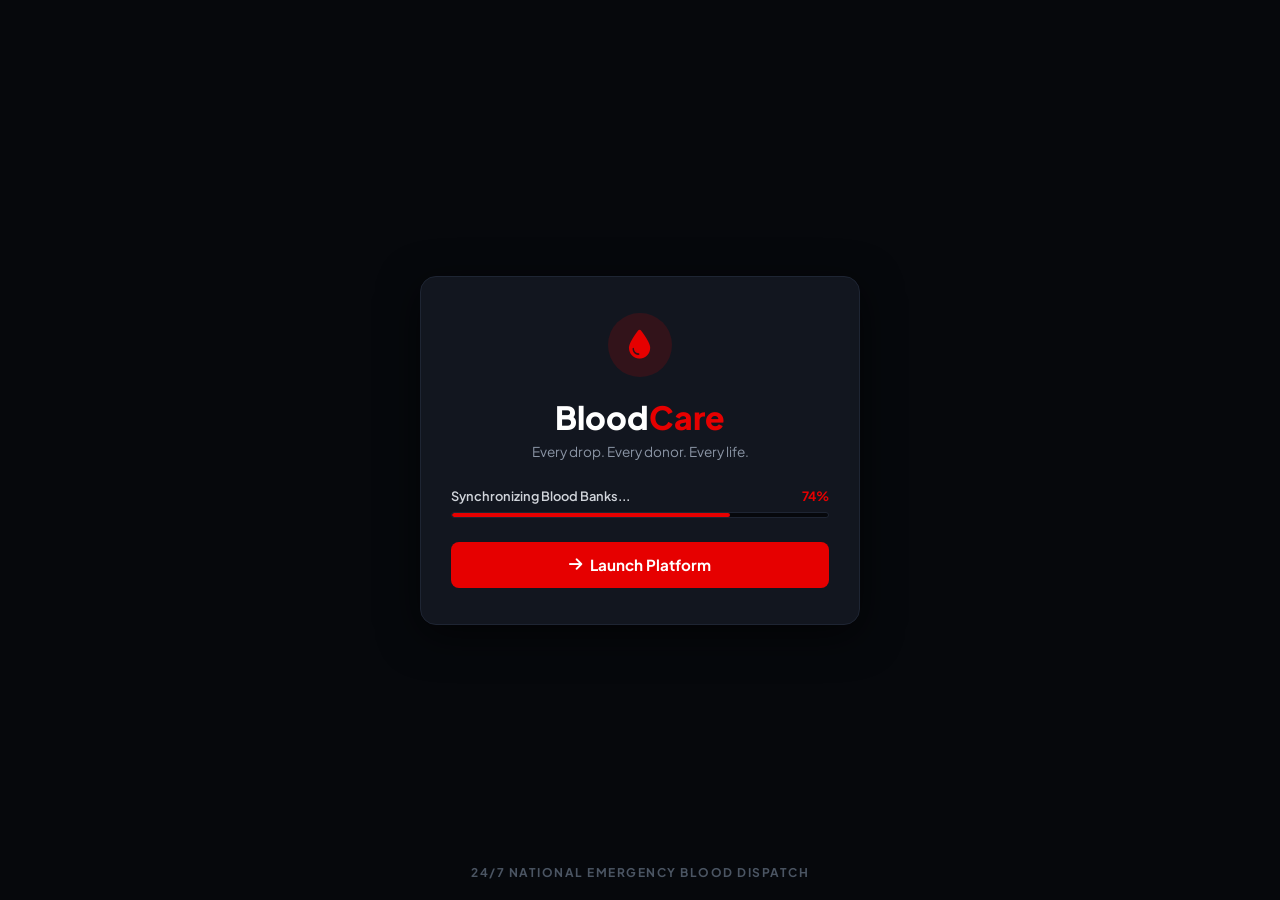
<file: public/loading.html>
<!DOCTYPE html>
<html lang="en">
<head>
    <meta charset="UTF-8">
    <meta name="viewport" content="width=device-width, initial-scale=1.0">
    <title>BloodCare - Loading Platform</title>
    <link rel="stylesheet" href="https://cdnjs.cloudflare.com/ajax/libs/font-awesome/6.5.0/css/all.min.css">
    <link rel="preconnect" href="https://fonts.googleapis.com">
    <link rel="preconnect" href="https://fonts.gstatic.com" crossorigin>
    <link href="https://fonts.googleapis.com/css2?family=Plus+Jakarta+Sans:wght@400;500;600;700;800;900&display=swap" rel="stylesheet">
    <style>
        * {
            margin: 0;
            padding: 0;
            box-sizing: border-box;
            font-family: 'Plus Jakarta Sans', 'Segoe UI', Roboto, sans-serif;
        }
        body {
            height: 100vh;
            background: #06080c;
            color: white;
            display: flex;
            justify-content: center;
            align-items: center;
            overflow: hidden;
            position: relative;
        }
        .loader-card {
            width: 100%;
            max-width: 440px;
            background: #12161f;
            border: 1px solid #1e2533;
            border-radius: 16px;
            text-align: center;
            padding: 36px 30px;
            box-shadow: 0 10px 40px rgba(0, 0, 0, 0.6);
        }
        .drop-icon {
            width: 64px;
            height: 64px;
            margin: 0 auto 20px;
            border-radius: 50%;
            background: rgba(230, 0, 0, 0.15);
            display: flex;
            align-items: center;
            justify-content: center;
            font-size: 1.8rem;
            color: #e60000;
        }
        .logo {
            font-size: 2rem;
            font-weight: 800;
            margin-bottom: 6px;
        }
        .logo span {
            color: #e60000;
        }
        .tagline {
            color: #8b95a5;
            font-size: 0.85rem;
            margin-bottom: 28px;
        }
        .loading-box {
            width: 100%;
            margin-bottom: 24px;
        }
        .loading-text {
            display: flex;
            justify-content: space-between;
            margin-bottom: 8px;
            font-size: 0.8rem;
            color: #d1d5db;
            font-weight: 600;
        }
        .percentage {
            color: #e60000;
            font-weight: 700;
        }
        .progress {
            width: 100%;
            height: 6px;
            background: #06080c;
            border-radius: 10px;
            overflow: hidden;
            border: 1px solid #1e2533;
        }
        .progress-bar {
            width: 0%;
            height: 100%;
            background: #e60000;
            border-radius: 10px;
            transition: width 0.05s ease;
        }
        .action-btn {
            width: 100%;
            height: 46px;
            border: none;
            border-radius: 8px;
            background: #e60000;
            color: #fff;
            font-size: 0.95rem;
            font-weight: 700;
            cursor: pointer;
            display: flex;
            align-items: center;
            justify-content: center;
            gap: 8px;
            text-decoration: none;
            transition: background 0.2s ease;
        }
        .action-btn:hover {
            background: #b30000;
        }
        .bottom-text {
            position: fixed;
            bottom: 20px;
            color: #4b5563;
            font-size: 0.75rem;
            letter-spacing: 1.5px;
            font-weight: 700;
        }
    </style>
</head>
<body>
    <div class="loader-card">
        <div class="drop-icon">
            <i class="fa-solid fa-droplet"></i>
        </div>
        <div class="logo">
            Blood<span>Care</span>
        </div>
        <div class="tagline">
            Every drop. Every donor. Every life.
        </div>

        <div class="loading-box" id="loadingBox">
            <div class="loading-text">
                <span id="statusMessage">Connecting Emergency Grid...</span>
                <span class="percentage" id="percentage">0%</span>
            </div>
            <div class="progress">
                <div class="progress-bar" id="progressBar"></div>
            </div>
        </div>

        <button class="action-btn" id="launchBtn" onclick="finishLoading()">
            <i class="fa-solid fa-arrow-right"></i> Launch Platform
        </button>
    </div>

    <div class="bottom-text">
        24/7 NATIONAL EMERGENCY BLOOD DISPATCH
    </div>

    <script>
        let percentage = 0;
        const percentageText = document.getElementById("percentage");
        const progressBar = document.getElementById("progressBar");
        const statusMessage = document.getElementById("statusMessage");

        const timer = setInterval(function() {
            percentage += 2;
            if (percentage < 35) {
                statusMessage.innerText = "Initializing BloodCare Network...";
            } else if (percentage < 70) {
                statusMessage.innerText = "Connecting Verified Donors...";
            } else if (percentage < 95) {
                statusMessage.innerText = "Synchronizing Blood Banks...";
            } else if (percentage >= 100) {
                percentage = 100;
                statusMessage.innerText = "Emergency Grid Online";
                clearInterval(timer);
                setTimeout(finishLoading, 400);
            }
            percentageText.innerText = percentage + "%";
            progressBar.style.width = percentage + "%";
        }, 30);

        function finishLoading() {
            window.location.href = "home.html";
        }
    </script>
</body>
</html>
</file>
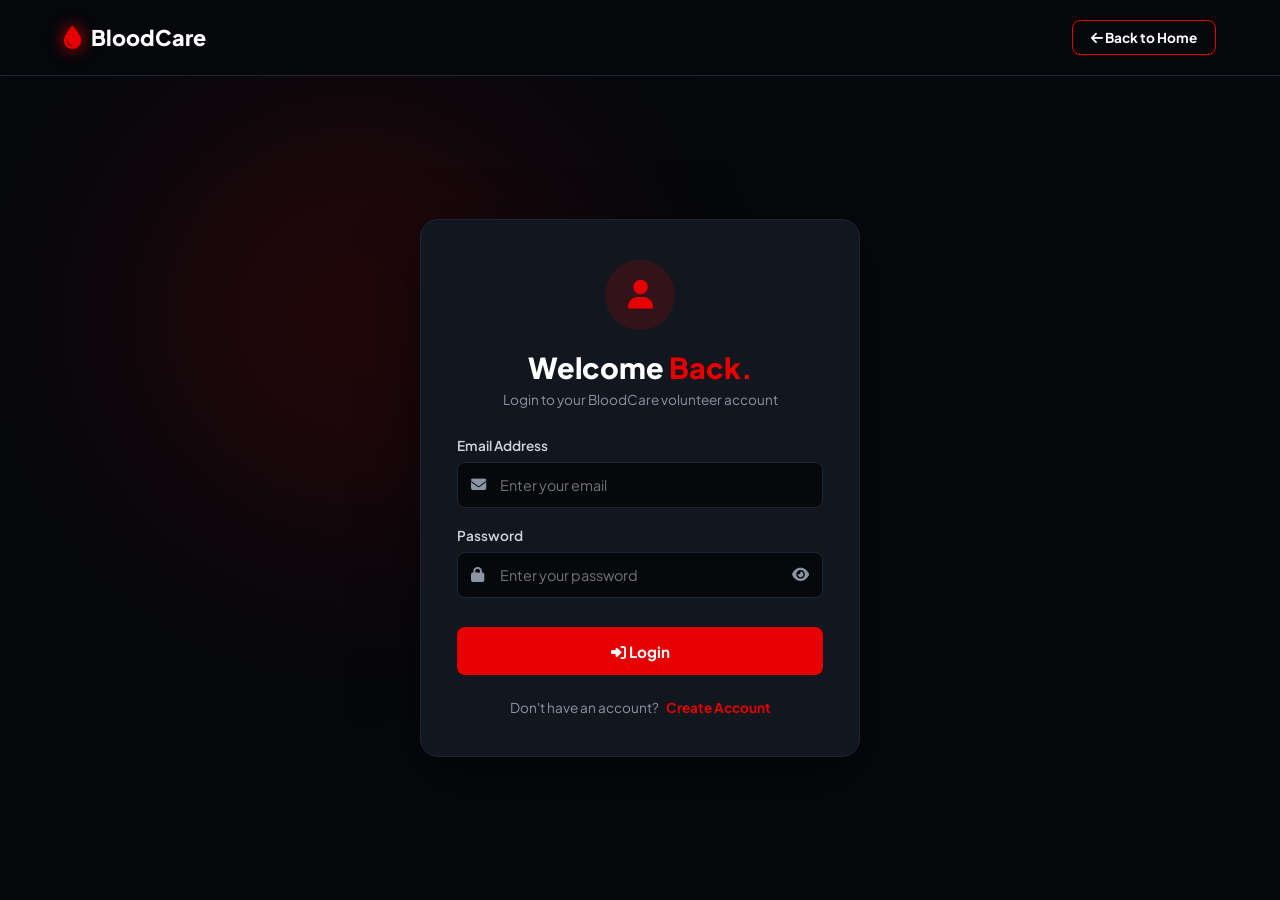
<file: public/login.html>
<!DOCTYPE html>
<html lang="en">
<head>
    <meta charset="UTF-8">
    <meta name="viewport" content="width=device-width, initial-scale=1.0">
    <title>BloodCare - Login</title>
    <link rel="stylesheet" href="https://cdnjs.cloudflare.com/ajax/libs/font-awesome/6.5.0/css/all.min.css">
    <link rel="preconnect" href="https://fonts.googleapis.com">
    <link rel="preconnect" href="https://fonts.gstatic.com" crossorigin>
    <link href="https://fonts.googleapis.com/css2?family=Plus+Jakarta+Sans:wght@400;500;600;700;800;900&display=swap" rel="stylesheet">
    <style>
        :root {
            --bg: #06080c;
            --card: #12161f;
            --card-hover: #181d29;
            --red: #e60000;
            --muted: #8b95a5;
            --border: #1e2533;
        }
        * {
            margin: 0;
            padding: 0;
            box-sizing: border-box;
            font-family: 'Plus Jakarta Sans', 'Segoe UI', Roboto, Arial, sans-serif;
        }
        body {
            width: 100%;
            min-height: 100vh;
            background: var(--bg);
            color: #fff;
            position: relative;
        }
        body::before {
            content: "";
            position: fixed;
            width: 450px;
            height: 450px;
            background: rgba(230, 0, 0, 0.12);
            filter: blur(100px);
            top: 10%;
            left: 10%;
            border-radius: 50%;
            pointer-events: none;
        }
        .navbar {
            height: 76px;
            width: 100%;
            display: flex;
            align-items: center;
            justify-content: space-between;
            padding: 0 5%;
            background: rgba(6, 8, 12, 0.95);
            border-bottom: 1px solid var(--border);
            position: relative;
            z-index: 10;
        }
        .logo {
            display: flex;
            align-items: center;
            gap: 10px;
            font-size: 1.35rem;
            font-weight: 800;
            text-decoration: none;
            color: #fff;
        }
        .logo i {
            color: var(--red);
            font-size: 1.45rem;
            filter: drop-shadow(0 0 8px var(--red));
        }
        .back-btn {
            color: #fff;
            text-decoration: none;
            padding: 8px 18px;
            border: 1px solid var(--red);
            border-radius: 8px;
            font-size: 0.85rem;
            font-weight: 700;
            transition: all 0.3s ease;
        }
        .back-btn:hover {
            background: var(--red);
            box-shadow: 0 0 16px rgba(230, 0, 0, 0.4);
        }
        .login-wrapper {
            min-height: calc(100vh - 76px);
            display: flex;
            justify-content: center;
            align-items: center;
            padding: 2.5rem 1.25rem;
            position: relative;
            z-index: 2;
        }
        .login-card {
            width: 440px;
            max-width: 100%;
            background: var(--card);
            border: 1px solid var(--border);
            border-radius: 18px;
            padding: 2.5rem 2.25rem;
            box-shadow: 0 20px 60px rgba(0, 0, 0, 0.5);
            transition: border-color 0.3s ease;
        }
        .login-card:hover {
            border-color: rgba(230, 0, 0, 0.4);
        }
        .login-icon {
            width: 70px;
            height: 70px;
            margin: 0 auto 1.2rem;
            display: flex;
            align-items: center;
            justify-content: center;
            border-radius: 50%;
            background: rgba(230, 0, 0, 0.15);
            color: var(--red);
            font-size: 1.8rem;
        }
        .login-card h1 {
            text-align: center;
            font-size: 1.8rem;
            font-weight: 800;
            margin-bottom: 0.4rem;
        }
        .login-card h1 span {
            color: var(--red);
        }
        .subtitle {
            text-align: center;
            color: var(--muted);
            font-size: 0.85rem;
            margin-bottom: 1.8rem;
        }
        .form-group {
            margin-bottom: 1.2rem;
        }
        .form-group label {
            display: block;
            margin-bottom: 0.5rem;
            color: #d1d5db;
            font-size: 0.85rem;
            font-weight: 600;
        }
        .input-box {
            position: relative;
        }
        .input-box i {
            position: absolute;
            left: 14px;
            top: 50%;
            transform: translateY(-50%);
            color: var(--muted);
            font-size: 0.95rem;
        }
        .input-box input {
            width: 100%;
            height: 46px;
            padding: 0 42px;
            background: var(--bg);
            border: 1px solid var(--border);
            border-radius: 8px;
            color: #fff;
            font-size: 0.9rem;
            outline: none;
            transition: all 0.3s ease;
        }
        .input-box input:focus {
            border-color: var(--red);
            box-shadow: 0 0 10px rgba(230, 0, 0, 0.25);
        }
        .toggle-password {
            left: auto !important;
            right: 14px;
            cursor: pointer;
        }
        .login-btn {
            width: 100%;
            height: 48px;
            border: none;
            border-radius: 8px;
            background: var(--red);
            color: #fff;
            font-size: 0.95rem;
            font-weight: 700;
            cursor: pointer;
            transition: all 0.3s ease;
            margin-top: 10px;
        }
        .login-btn:hover {
            background: #b30000;
            box-shadow: 0 8px 25px rgba(230, 0, 0, 0.4);
            transform: translateY(-2px);
        }
        #message {
            display: none;
            margin-top: 1rem;
            padding: 0.75rem;
            border-radius: 7px;
            text-align: center;
            font-size: 0.85rem;
        }
        #message.success {
            display: block;
            background: rgba(16, 185, 129, 0.15);
            border: 1px solid #10b981;
            color: #10b981;
        }
        #message.error {
            display: block;
            background: rgba(239, 68, 68, 0.15);
            border: 1px solid #ef4444;
            color: #ef4444;
        }
        .register-text {
            text-align: center;
            margin-top: 1.5rem;
            color: var(--muted);
            font-size: 0.85rem;
        }
        .register-text a {
            color: var(--red);
            text-decoration: none;
            font-weight: 700;
            margin-left: 5px;
        }
    </style>
</head>
<body>
    <header class="navbar">
        <a href="home.html" class="logo">
            <i class="fa-solid fa-droplet"></i>
            BloodCare
        </a>
        <a href="home.html" class="back-btn">
            <i class="fa-solid fa-arrow-left"></i> Back to Home
        </a>
    </header>

    <main class="login-wrapper">
        <div class="login-card">
            <div class="login-icon">
                <i class="fa-solid fa-user"></i>
            </div>
            <h1>Welcome <span>Back.</span></h1>
            <p class="subtitle">Login to your BloodCare volunteer account</p>
            <form id="loginForm">
                <div class="form-group">
                    <label for="email">Email Address</label>
                    <div class="input-box">
                        <i class="fa-solid fa-envelope"></i>
                        <input type="email" id="email" placeholder="Enter your email" required>
                    </div>
                </div>
                <div class="form-group">
                    <label for="password">Password</label>
                    <div class="input-box">
                        <i class="fa-solid fa-lock"></i>
                        <input type="password" id="password" placeholder="Enter your password" required>
                        <i class="fa-solid fa-eye toggle-password" id="togglePassword"></i>
                    </div>
                </div>
                <button type="submit" class="login-btn">
                    <i class="fa-solid fa-right-to-bracket"></i> Login
                </button>
            </form>
            <div id="message"></div>
            <p class="register-text">
                Don't have an account?
                <a href="signup.html">Create Account</a>
            </p>
        </div>
    </main>

    <script>
        const password = document.getElementById("password");
        const togglePassword = document.getElementById("togglePassword");
        togglePassword.addEventListener("click", function () {
            if (password.type === "password") {
                password.type = "text";
                togglePassword.classList.replace("fa-eye", "fa-eye-slash");
            } else {
                password.type = "password";
                togglePassword.classList.replace("fa-eye-slash", "fa-eye");
            }
        });

        document.getElementById("loginForm").addEventListener("submit", function (e) {
            e.preventDefault();
            const email = document.getElementById("email").value.trim();
            const pass = document.getElementById("password").value;
            const message = document.getElementById("message");

            if (!email || !pass) {
                message.className = "error";
                message.innerText = "Please fill in all fields.";
                return;
            }

            const user = {
                id: 'USR-' + Math.floor(1000 + Math.random() * 9000),
                name: email.split('@')[0],
                email: email,
                role: 'donor'
            };
            localStorage.setItem('bloodcare_user', JSON.stringify(user));

            message.className = "success";
            message.innerText = "Login successful! Welcome back, " + user.name + ".";
            setTimeout(function () {
                window.location.href = "home.html";
            }, 1000);
        });
    </script>
</body>
</html>
</file>
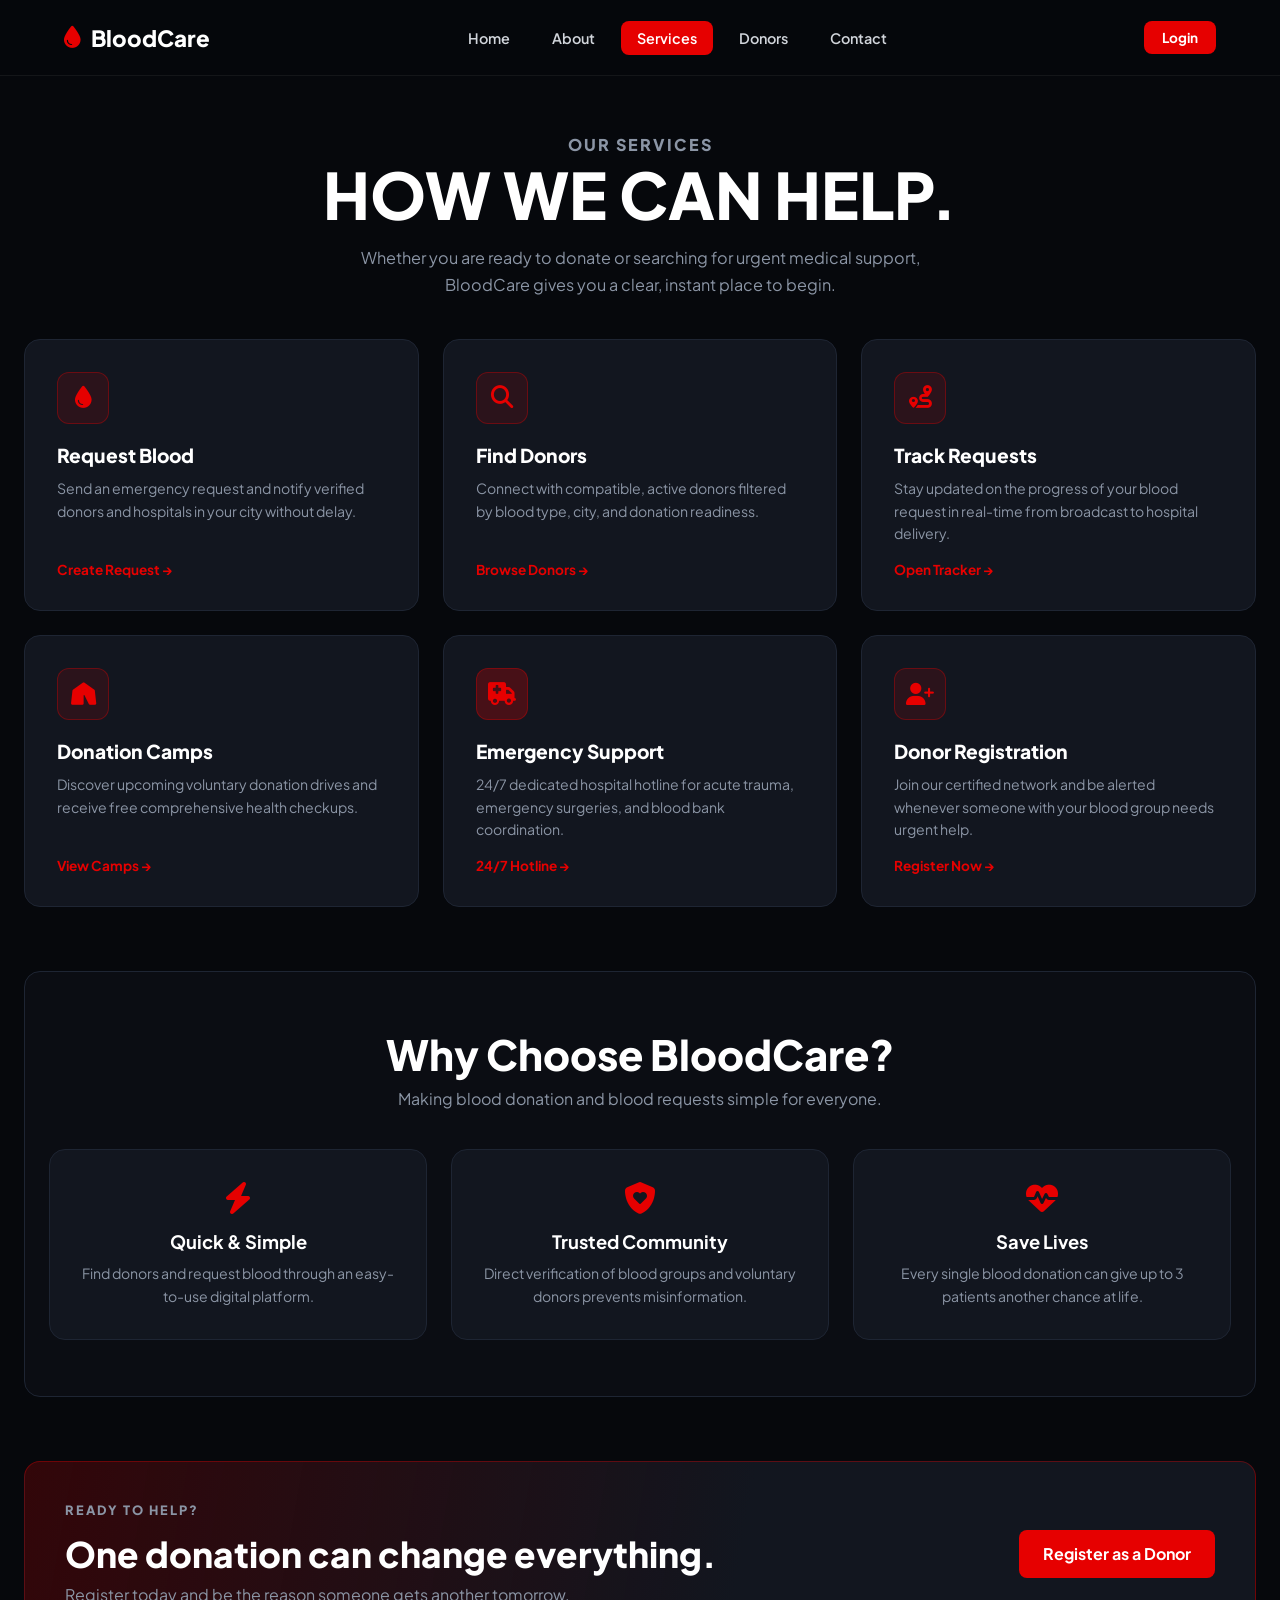
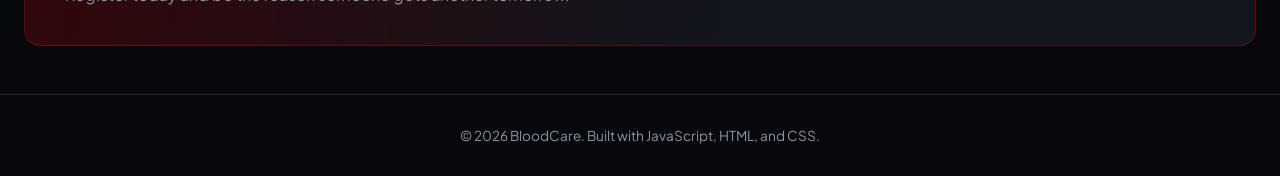
<file: public/services.html>
<!DOCTYPE html>
<html lang="en">
<head>
    <meta charset="UTF-8">
    <meta name="viewport" content="width=device-width, initial-scale=1.0">
    <title>BloodCare - Services</title>
    <link rel="stylesheet" href="https://cdnjs.cloudflare.com/ajax/libs/font-awesome/6.5.0/css/all.min.css">
    <link rel="preconnect" href="https://fonts.googleapis.com">
    <link rel="preconnect" href="https://fonts.gstatic.com" crossorigin>
    <link href="https://fonts.googleapis.com/css2?family=Plus+Jakarta+Sans:wght@400;500;600;700;800;900&display=swap" rel="stylesheet">
    <style>
        :root {
            --bg: #06080c;
            --card: #12161f;
            --card-hover: #181d29;
            --red: #e60000;
            --muted: #8b95a5;
            --border: #1e2533;
        }
        * {
            box-sizing: border-box;
            margin: 0;
            padding: 0;
            font-family: 'Plus Jakarta Sans', 'Segoe UI', Roboto, Arial, sans-serif;
        }
        body {
            background: var(--bg);
            color: #fff;
            min-height: 100vh;
            overflow-x: hidden;
        }
        .navbar {
            width: 100%;
            height: 76px;
            display: flex;
            align-items: center;
            justify-content: space-between;
            padding: 0 5%;
            border-bottom: 1px solid rgba(255, 255, 255, 0.06);
            background: rgba(6, 8, 12, 0.85);
            backdrop-filter: blur(14px);
            position: sticky;
            top: 0;
            z-index: 100;
        }
        .logo {
            font-size: 1.4rem;
            font-weight: 800;
            display: flex;
            align-items: center;
            gap: 10px;
            text-decoration: none;
            color: #fff;
        }
        .logo i {
            color: var(--red);
        }
        .links {
            display: flex;
            gap: 10px;
            align-items: center;
        }
        .links a {
            color: #d1d5db;
            text-decoration: none;
            font-size: 0.9rem;
            font-weight: 600;
            padding: 8px 16px;
            border-radius: 8px;
            transition: all 0.25s ease;
        }
        .links a:hover, .links a.active {
            background: var(--red);
            color: #fff;
        }
        .wrap {
            max-width: 1300px;
            margin: auto;
            padding: 0 24px;
        }
        .hero {
            padding: 3.5rem 0 2.5rem;
            text-align: center;
        }
        .tag {
            color: var(--red);
            font-size: 0.8rem;
            font-weight: 800;
            letter-spacing: 2px;
            margin-bottom: 0.8rem;
        }
        .hero h1 {
            font-size: clamp(2.4rem, 5vw, 4.2rem);
            line-height: 1.1;
            margin-bottom: 1rem;
            font-weight: 900;
        }
        .hero p {
            max-width: 610px;
            margin: auto;
            color: var(--muted);
            line-height: 1.65;
            font-size: clamp(0.95rem, 1.8vh, 1.05rem);
        }
        .services {
            display: grid;
            grid-template-columns: repeat(3, 1fr);
            gap: 1.5rem;
        }
        .service-card, .why-card {
            background: var(--card);
            border: 1px solid var(--border);
            border-radius: 16px;
            transition: all 0.3s ease;
            height: 100%;
            cursor: pointer;
        }
        .service-card {
            padding: 2rem;
            display: flex;
            flex-direction: column;
            justify-content: space-between;
        }
        .service-card:hover, .why-card:hover {
            background: var(--card-hover);
            border-color: rgba(230, 0, 0, 0.7);
            box-shadow: 0 14px 30px rgba(230, 0, 0, 0.16);
            transform: translateY(-5px);
        }
        .service-icon {
            width: 52px;
            height: 52px;
            display: grid;
            place-items: center;
            margin-bottom: 1.2rem;
            border: 1px solid rgba(230, 0, 0, 0.34);
            border-radius: 12px;
            background: rgba(230, 0, 0, 0.12);
            color: var(--red);
            font-size: 1.4rem;
        }
        .service-card h2 {
            font-size: 1.2rem;
            margin-bottom: 0.65rem;
            font-weight: 800;
        }
        .service-card p, .why-card p {
            color: var(--muted);
            font-size: 0.88rem;
            line-height: 1.6;
        }
        .why-bloodcare {
            margin: 4rem 0;
            padding: 3.5rem 1.5rem;
            border: 1px solid var(--border);
            background: rgba(18, 22, 31, 0.4);
            border-radius: 16px;
            text-align: center;
        }
        .why-bloodcare h2 {
            font-size: clamp(1.8rem, 4vw, 2.6rem);
            margin-bottom: 0.5rem;
            font-weight: 800;
        }
        .subtitle {
            margin-bottom: 2.5rem;
            color: var(--muted);
        }
        .why-cards {
            display: grid;
            grid-template-columns: repeat(3, 1fr);
            gap: 1.5rem;
            max-width: 1200px;
            margin: auto;
        }
        .why-card {
            padding: 2rem 1.5rem;
        }
        .why-card i {
            margin-bottom: 1rem;
            color: var(--red);
            font-size: 2rem;
        }
        .why-card h3 {
            margin-bottom: 0.6rem;
            font-size: 1.15rem;
            font-weight: 700;
        }
        .cta {
            display: flex;
            align-items: center;
            justify-content: space-between;
            gap: 2rem;
            margin: 3rem 0;
            padding: 2.5rem;
            border: 1px solid rgba(230, 0, 0, 0.35);
            border-radius: 16px;
            background: linear-gradient(100deg, rgba(230, 0, 0, 0.2), #12161f 58%);
        }
        .cta h2 {
            margin-bottom: 0.5rem;
            font-size: clamp(1.5rem, 3vw, 2.2rem);
            font-weight: 800;
        }
        .cta p {
            color: var(--muted);
        }
        .button {
            display: inline-block;
            border-radius: 8px;
            font-weight: 700;
            text-decoration: none;
            padding: 0.85rem 1.5rem;
            background: var(--red);
            color: #fff;
            transition: all 0.25s ease;
            cursor: pointer;
            border: none;
        }
        .button:hover {
            background: #b30000;
            box-shadow: 0 0 20px rgba(230, 0, 0, 0.5);
        }
        footer {
            padding: 2rem;
            border-top: 1px solid var(--border);
            color: var(--muted);
            font-size: 0.85rem;
            text-align: center;
        }
        @media (max-width: 900px) {
            .services, .why-cards { grid-template-columns: repeat(2, 1fr); }
            .links { display: none; }
        }
        @media (max-width: 600px) {
            .services, .why-cards { grid-template-columns: 1fr; }
            .cta { flex-direction: column; text-align: center; }
        }
    </style>
</head>
<body>
    <header class="navbar">
        <a href="home.html" class="logo">
            <i class="fa-solid fa-droplet"></i>
            BloodCare
        </a>
        <div class="links">
            <a href="home.html">Home</a>
            <a href="about.html">About</a>
            <a href="services.html" class="active">Services</a>
            <a href="donor.html">Donors</a>
            <a href="contact.html">Contact</a>
        </div>
        <a href="login.html" class="button" style="padding: 8px 18px; font-size: 0.85rem;">Login</a>
    </header>

    <div class="wrap">
        <main>
            <section class="hero">
                <p class="tag">OUR SERVICES</p>
                <h1>HOW WE CAN HELP.</h1>
                <p>Whether you are ready to donate or searching for urgent medical support, BloodCare gives you a clear, instant place to begin.</p>
            </section>

            <section class="services">
                <div class="service-card" onclick="openServiceRequestModal()">
                    <div>
                        <div class="service-icon"><i class="fa-solid fa-droplet"></i></div>
                        <h2>Request Blood</h2>
                        <p>Send an emergency request and notify verified donors and hospitals in your city without delay.</p>
                    </div>
                    <span style="color: var(--red); font-size: 0.85rem; font-weight: 700; margin-top: 16px; display: inline-block;">
                        Create Request &rarr;
                    </span>
                </div>

                <div class="service-card" onclick="window.location.href='donor.html'">
                    <div>
                        <div class="service-icon"><i class="fa-solid fa-magnifying-glass"></i></div>
                        <h2>Find Donors</h2>
                        <p>Connect with compatible, active donors filtered by blood type, city, and donation readiness.</p>
                    </div>
                    <span style="color: var(--red); font-size: 0.85rem; font-weight: 700; margin-top: 16px; display: inline-block;">
                        Browse Donors &rarr;
                    </span>
                </div>

                <div class="service-card" onclick="openTrackModal()">
                    <div>
                        <div class="service-icon"><i class="fa-solid fa-route"></i></div>
                        <h2>Track Requests</h2>
                        <p>Stay updated on the progress of your blood request in real-time from broadcast to hospital delivery.</p>
                    </div>
                    <span style="color: var(--red); font-size: 0.85rem; font-weight: 700; margin-top: 16px; display: inline-block;">
                        Open Tracker &rarr;
                    </span>
                </div>

                <div class="service-card" onclick="openCampModal()">
                    <div>
                        <div class="service-icon"><i class="fa-solid fa-tent"></i></div>
                        <h2>Donation Camps</h2>
                        <p>Discover upcoming voluntary donation drives and receive free comprehensive health checkups.</p>
                    </div>
                    <span style="color: var(--red); font-size: 0.85rem; font-weight: 700; margin-top: 16px; display: inline-block;">
                        View Camps &rarr;
                    </span>
                </div>

                <div class="service-card" onclick="openEmergencyModal()">
                    <div>
                        <div class="service-icon" style="background: rgba(230,0,0,0.25);"><i class="fa-solid fa-truck-medical"></i></div>
                        <h2>Emergency Support</h2>
                        <p>24/7 dedicated hospital hotline for acute trauma, emergency surgeries, and blood bank coordination.</p>
                    </div>
                    <span style="color: var(--red); font-size: 0.85rem; font-weight: 700; margin-top: 16px; display: inline-block;">
                        24/7 Hotline &rarr;
                    </span>
                </div>

                <div class="service-card" onclick="window.location.href='signup.html'">
                    <div>
                        <div class="service-icon"><i class="fa-solid fa-user-plus"></i></div>
                        <h2>Donor Registration</h2>
                        <p>Join our certified network and be alerted whenever someone with your blood group needs urgent help.</p>
                    </div>
                    <span style="color: var(--red); font-size: 0.85rem; font-weight: 700; margin-top: 16px; display: inline-block;">
                        Register Now &rarr;
                    </span>
                </div>
            </section>

            <section class="why-bloodcare">
                <h2>Why Choose BloodCare?</h2>
                <p class="subtitle">Making blood donation and blood requests simple for everyone.</p>
                <div class="why-cards">
                    <article class="why-card">
                        <i class="fa-solid fa-bolt"></i>
                        <h3>Quick &amp; Simple</h3>
                        <p>Find donors and request blood through an easy-to-use digital platform.</p>
                    </article>
                    <article class="why-card">
                        <i class="fa-solid fa-shield-heart"></i>
                        <h3>Trusted Community</h3>
                        <p>Direct verification of blood groups and voluntary donors prevents misinformation.</p>
                    </article>
                    <article class="why-card">
                        <i class="fa-solid fa-heart-pulse"></i>
                        <h3>Save Lives</h3>
                        <p>Every single blood donation can give up to 3 patients another chance at life.</p>
                    </article>
                </div>
            </section>

            <section class="cta">
                <div>
                    <p class="tag">READY TO HELP?</p>
                    <h2>One donation can change everything.</h2>
                    <p>Register today and be the reason someone gets another tomorrow.</p>
                </div>
                <a class="button" href="signup.html">Register as a Donor</a>
            </section>
        </main>
    </div>

    <!-- SERVICE MODAL -->
    <div id="serviceModal" style="display:none; position:fixed; inset:0; background:rgba(0,0,0,0.85); z-index:99999; justify-content:center; align-items:center; padding:20px;">
        <div style="background:#12161f; border:1px solid #1e2533; border-radius:16px; max-width:480px; width:100%; padding:24px; color:#fff; box-shadow:0 10px 40px rgba(0,0,0,0.8);">
            <div style="display:flex; justify-content:space-between; align-items:center; margin-bottom:16px; border-bottom:1px solid #1e2533; padding-bottom:12px;">
                <h3 id="srvModalTitle" style="margin:0; font-size:18px;">Emergency Service</h3>
                <button onclick="document.getElementById('serviceModal').style.display='none'" style="background:none; border:none; color:#888; font-size:20px; cursor:pointer;">&times;</button>
            </div>
            <div id="srvModalBody"></div>
        </div>
    </div>

    <footer>
        © 2026 BloodCare. Built with JavaScript, HTML, and CSS.
    </footer>

    <script>
        function openServiceRequestModal() {
            document.getElementById("srvModalTitle").innerHTML = "<i class='fa-solid fa-droplet' style='color:#e60000;'></i> Request Emergency Blood";
            document.getElementById("srvModalBody").innerHTML = `
                <form onsubmit="event.preventDefault(); alert('Emergency Blood Request Broadcasted! Verified donors notified.'); document.getElementById('serviceModal').style.display='none';">
                    <div style="margin-bottom:12px;">
                        <label style="display:block; font-size:12px; color:#8b95a5; margin-bottom:4px;">Patient Name</label>
                        <input type="text" required style="width:100%; height:40px; background:#06080c; border:1px solid #1e2533; border-radius:6px; color:#fff; padding:0 10px; font-size:13px;" placeholder="Full name">
                    </div>
                    <div style="margin-bottom:12px;">
                        <label style="display:block; font-size:12px; color:#8b95a5; margin-bottom:4px;">Blood Group</label>
                        <select style="width:100%; height:40px; background:#06080c; border:1px solid #1e2533; border-radius:6px; color:#fff; padding:0 10px; font-size:13px;">
                            <option>O+</option><option>O-</option><option>A+</option><option>A-</option><option>B+</option><option>B-</option><option>AB+</option><option>AB-</option>
                        </select>
                    </div>
                    <div style="margin-bottom:16px;">
                        <label style="display:block; font-size:12px; color:#8b95a5; margin-bottom:4px;">Hospital / City</label>
                        <input type="text" required style="width:100%; height:40px; background:#06080c; border:1px solid #1e2533; border-radius:6px; color:#fff; padding:0 10px; font-size:13px;" placeholder="e.g. Civil Hospital, Chandigarh">
                    </div>
                    <button type="submit" style="width:100%; padding:12px; background:#e60000; color:#fff; border:none; border-radius:8px; font-weight:bold; font-size:14px; cursor:pointer;">
                        Broadcast Request Now
                    </button>
                </form>
            `;
            document.getElementById("serviceModal").style.display = "flex";
        }

        function openTrackModal() {
            document.getElementById("srvModalTitle").innerHTML = "<i class='fa-solid fa-route' style='color:#e60000;'></i> Live Request Tracking";
            document.getElementById("srvModalBody").innerHTML = `
                <div style="font-size:13px; space-y:12px;">
                    <div style="padding:12px; background:#080b11; border-radius:8px; border:1px solid #1e2533; margin-bottom:12px;">
                        <strong style="color:#e60000;">Active ID: REQ-4091</strong>
                        <p style="margin:4px 0; color:#ccc;">Patient: Kavita Devi (O+ Blood Group)</p>
                        <span style="color:#10b981; font-weight:bold;">● 3 Donors En Route</span>
                    </div>
                    <div style="padding:10px; color:#8b95a5; font-size:12px;">
                        ✓ Broadcast sent &rarr; ✓ Donors confirmed &rarr; ⏳ Awaiting hospital arrival
                    </div>
                </div>
            `;
            document.getElementById("serviceModal").style.display = "flex";
        }

        function openCampModal() {
            document.getElementById("srvModalTitle").innerHTML = "<i class='fa-solid fa-tent' style='color:#e60000;'></i> Upcoming Blood Drives";
            document.getElementById("srvModalBody").innerHTML = `
                <div>
                    <div style="background:#0b0e14; border:1px solid #1e2533; border-radius:8px; padding:12px; margin-bottom:10px;">
                        <strong style="color:#ff4d4d;">City Red Cross Drive</strong> - Chandigarh
                        <p style="margin:4px 0; color:#8b95a5; font-size:12px;">📅 Oct 25, 2026 | 9:00 AM - 4:00 PM</p>
                        <span style="font-size:11px; color:#10b981;">36 Free Slots Available</span>
                    </div>
                    <button onclick="alert('Camp slot reserved! Digital pass code: CAMP-782910'); document.getElementById('serviceModal').style.display='none';" style="width:100%; padding:12px; background:#e60000; color:#fff; border:none; border-radius:8px; font-weight:bold; font-size:13px; cursor:pointer;">
                        Reserve Free Slot
                    </button>
                </div>
            `;
            document.getElementById("serviceModal").style.display = "flex";
        }

        function openEmergencyModal() {
            document.getElementById("srvModalTitle").innerHTML = "🚨 24/7 Emergency Support";
            document.getElementById("srvModalBody").innerHTML = `
                <div style="text-align:center; padding:10px 0;">
                    <p style="color:#8b95a5; font-size:13px; margin-bottom:16px;">Emergency trauma, acute bleeding, or critical surgery assistance:</p>
                    <a href="tel:+919876543210" style="display:inline-block; padding:14px 28px; background:#e60000; color:#fff; border-radius:10px; font-size:18px; font-weight:bold; text-decoration:none; margin-bottom:16px; box-shadow:0 0 20px rgba(230,0,0,0.6);">
                        📞 +91 98765 43210
                    </a>
                    <div style="display:grid; grid-template-columns:1fr 1fr; gap:8px; font-size:12px; margin-top:10px;">
                        <div style="background:#0b0e14; padding:8px; border-radius:6px; border:1px solid #1e2533;">Ambulance: <strong>108</strong></div>
                        <div style="background:#0b0e14; padding:8px; border-radius:6px; border:1px solid #1e2533;">Blood Info: <strong>104</strong></div>
                    </div>
                </div>
            `;
            document.getElementById("serviceModal").style.display = "flex";
        }
    </script>
</body>
</html>
</file>
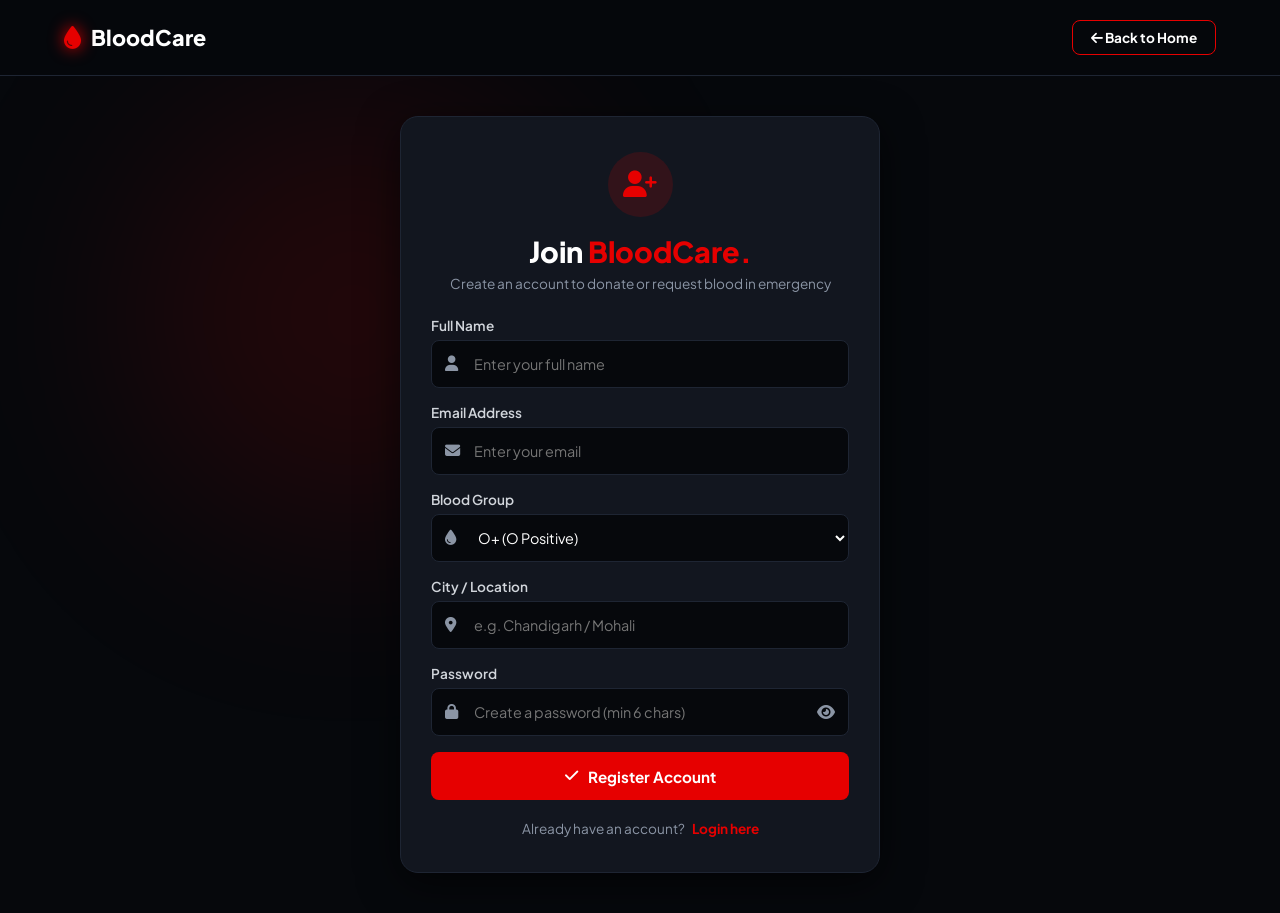
<file: public/signup.html>
<!DOCTYPE html>
<html lang="en">
<head>
    <meta charset="UTF-8">
    <meta name="viewport" content="width=device-width, initial-scale=1.0">
    <title>BloodCare - Create Account</title>
    <link rel="stylesheet" href="https://cdnjs.cloudflare.com/ajax/libs/font-awesome/6.5.0/css/all.min.css">
    <link rel="preconnect" href="https://fonts.googleapis.com">
    <link rel="preconnect" href="https://fonts.gstatic.com" crossorigin>
    <link href="https://fonts.googleapis.com/css2?family=Plus+Jakarta+Sans:wght@400;500;600;700;800;900&display=swap" rel="stylesheet">
    <style>
        :root {
            --bg: #06080c;
            --card: #12161f;
            --card-hover: #181d29;
            --red: #e60000;
            --muted: #8b95a5;
            --border: #1e2533;
        }
        * {
            margin: 0;
            padding: 0;
            box-sizing: border-box;
            font-family: 'Plus Jakarta Sans', 'Segoe UI', Roboto, Arial, sans-serif;
        }
        body {
            width: 100%;
            min-height: 100vh;
            background: var(--bg);
            color: #fff;
            position: relative;
        }
        body::before {
            content: "";
            position: fixed;
            width: 450px;
            height: 450px;
            background: rgba(230, 0, 0, 0.12);
            filter: blur(100px);
            top: 10%;
            left: 10%;
            border-radius: 50%;
            pointer-events: none;
        }
        .navbar {
            height: 76px;
            width: 100%;
            display: flex;
            align-items: center;
            justify-content: space-between;
            padding: 0 5%;
            background: rgba(6, 8, 12, 0.95);
            border-bottom: 1px solid var(--border);
            position: relative;
            z-index: 10;
        }
        .logo {
            display: flex;
            align-items: center;
            gap: 10px;
            font-size: 1.35rem;
            font-weight: 800;
            color: #fff;
            text-decoration: none;
        }
        .logo i {
            color: var(--red);
            font-size: 1.45rem;
            filter: drop-shadow(0 0 8px var(--red));
        }
        .back-btn {
            color: #fff;
            text-decoration: none;
            padding: 8px 18px;
            border: 1px solid var(--red);
            border-radius: 8px;
            font-size: 0.85rem;
            font-weight: 700;
            transition: all 0.3s ease;
        }
        .back-btn:hover {
            background: var(--red);
            box-shadow: 0 0 16px rgba(230, 0, 0, 0.4);
        }
        .login-wrapper {
            display: flex;
            justify-content: center;
            align-items: center;
            padding: 40px 15px;
            position: relative;
            z-index: 5;
        }
        .login-card {
            width: 100%;
            max-width: 480px;
            background: var(--card);
            border: 1px solid var(--border);
            border-radius: 18px;
            padding: 35px 30px;
            box-shadow: 0 10px 40px rgba(0, 0, 0, 0.6);
        }
        .login-icon {
            width: 65px;
            height: 65px;
            border-radius: 50%;
            background: rgba(230, 0, 0, 0.15);
            display: flex;
            align-items: center;
            justify-content: center;
            margin: 0 auto 16px;
            font-size: 1.7rem;
            color: var(--red);
        }
        h1 {
            text-align: center;
            font-size: 1.8rem;
            margin-bottom: 6px;
            font-weight: 800;
        }
        h1 span {
            color: var(--red);
        }
        .subtitle {
            text-align: center;
            color: var(--muted);
            font-size: 0.85rem;
            margin-bottom: 25px;
        }
        .form-group {
            margin-bottom: 16px;
        }
        label {
            display: block;
            margin-bottom: 6px;
            font-size: 0.85rem;
            font-weight: 600;
            color: #d1d5db;
        }
        .input-box {
            position: relative;
            display: flex;
            align-items: center;
        }
        .input-box i.input-icon {
            position: absolute;
            left: 14px;
            color: var(--muted);
            font-size: 0.95rem;
        }
        .input-box input, .input-box select {
            width: 100%;
            height: 48px;
            padding: 0 14px 0 42px;
            background: var(--bg);
            border: 1px solid var(--border);
            border-radius: 8px;
            color: #fff;
            font-size: 0.9rem;
            outline: none;
            transition: all 0.3s ease;
        }
        .input-box input:focus, .input-box select:focus {
            border-color: var(--red);
            box-shadow: 0 0 10px rgba(230, 0, 0, 0.25);
        }
        .toggle-password {
            position: absolute;
            right: 14px;
            color: var(--muted);
            cursor: pointer;
        }
        .login-btn {
            width: 100%;
            height: 48px;
            background: var(--red);
            color: #fff;
            border: none;
            border-radius: 8px;
            font-size: 0.95rem;
            font-weight: 700;
            cursor: pointer;
            margin-top: 15px;
            display: flex;
            align-items: center;
            justify-content: center;
            gap: 10px;
            transition: all 0.3s ease;
        }
        .login-btn:hover {
            background: #b30000;
            box-shadow: 0 0 18px rgba(230, 0, 0, 0.5);
            transform: translateY(-2px);
        }
        #message {
            margin-top: 14px;
            padding: 10px;
            border-radius: 8px;
            font-size: 0.85rem;
            text-align: center;
            display: none;
        }
        #message.success {
            display: block;
            background: rgba(16, 185, 129, 0.15);
            border: 1px solid #10b981;
            color: #10b981;
        }
        .register-text {
            text-align: center;
            margin-top: 20px;
            color: var(--muted);
            font-size: 0.85rem;
        }
        .register-text a {
            color: var(--red);
            text-decoration: none;
            font-weight: 700;
            margin-left: 5px;
        }
    </style>
</head>
<body>
    <header class="navbar">
        <a href="home.html" class="logo">
            <i class="fa-solid fa-droplet"></i>
            BloodCare
        </a>
        <a href="home.html" class="back-btn">
            <i class="fa-solid fa-arrow-left"></i> Back to Home
        </a>
    </header>

    <main class="login-wrapper">
        <div class="login-card">
            <div class="login-icon">
                <i class="fa-solid fa-user-plus"></i>
            </div>
            <h1>Join <span>BloodCare.</span></h1>
            <p class="subtitle">Create an account to donate or request blood in emergency</p>
            <form id="signupForm">
                <div class="form-group">
                    <label for="name">Full Name</label>
                    <div class="input-box">
                        <i class="fa-solid fa-user input-icon"></i>
                        <input type="text" id="name" placeholder="Enter your full name" required>
                    </div>
                </div>
                <div class="form-group">
                    <label for="email">Email Address</label>
                    <div class="input-box">
                        <i class="fa-solid fa-envelope input-icon"></i>
                        <input type="email" id="email" placeholder="Enter your email" required>
                    </div>
                </div>
                <div class="form-group">
                    <label for="blood">Blood Group</label>
                    <div class="input-box">
                        <i class="fa-solid fa-droplet input-icon"></i>
                        <select id="blood" required>
                            <option value="A+">A+ (A Positive)</option>
                            <option value="A-">A- (A Negative)</option>
                            <option value="B+">B+</option>
                            <option value="B-">B-</option>
                            <option value="O+" selected>O+ (O Positive)</option>
                            <option value="O-">O-</option>
                            <option value="AB+">AB+</option>
                            <option value="AB-">AB-</option>
                        </select>
                    </div>
                </div>
                <div class="form-group">
                    <label for="city">City / Location</label>
                    <div class="input-box">
                        <i class="fa-solid fa-location-dot input-icon"></i>
                        <input type="text" id="city" placeholder="e.g. Chandigarh / Mohali" required>
                    </div>
                </div>
                <div class="form-group">
                    <label for="password">Password</label>
                    <div class="input-box">
                        <i class="fa-solid fa-lock input-icon"></i>
                        <input type="password" id="password" placeholder="Create a password (min 6 chars)" required>
                        <i class="fa-solid fa-eye toggle-password" id="togglePassword"></i>
                    </div>
                </div>
                <button type="submit" class="login-btn">
                    <i class="fa-solid fa-check"></i> Register Account
                </button>
            </form>
            <div id="message"></div>
            <p class="register-text">
                Already have an account?
                <a href="login.html">Login here</a>
            </p>
        </div>
    </main>

    <script>
        const password = document.getElementById("password");
        const togglePassword = document.getElementById("togglePassword");
        togglePassword.addEventListener("click", function () {
            if (password.type === "password") {
                password.type = "text";
                togglePassword.classList.replace("fa-eye", "fa-eye-slash");
            } else {
                password.type = "password";
                togglePassword.classList.replace("fa-eye-slash", "fa-eye");
            }
        });

        document.getElementById("signupForm").addEventListener("submit", function (e) {
            e.preventDefault();
            const name = document.getElementById("name").value.trim();
            const email = document.getElementById("email").value.trim();
            const blood = document.getElementById("blood").value;
            const city = document.getElementById("city").value.trim();
            const message = document.getElementById("message");

            const newUser = {
                id: 'USR-' + Math.floor(1000 + Math.random() * 9000),
                name: name,
                email: email,
                bloodGroup: blood,
                city: city,
                role: 'donor'
            };

            localStorage.setItem('bloodcare_user', JSON.stringify(newUser));
            message.className = "success";
            message.innerText = `Registration successful! Welcome ${name}. Redirecting...`;
            setTimeout(function() {
                window.location.href = "home.html";
            }, 1200);
        });
    </script>
</body>
</html>
</file>
